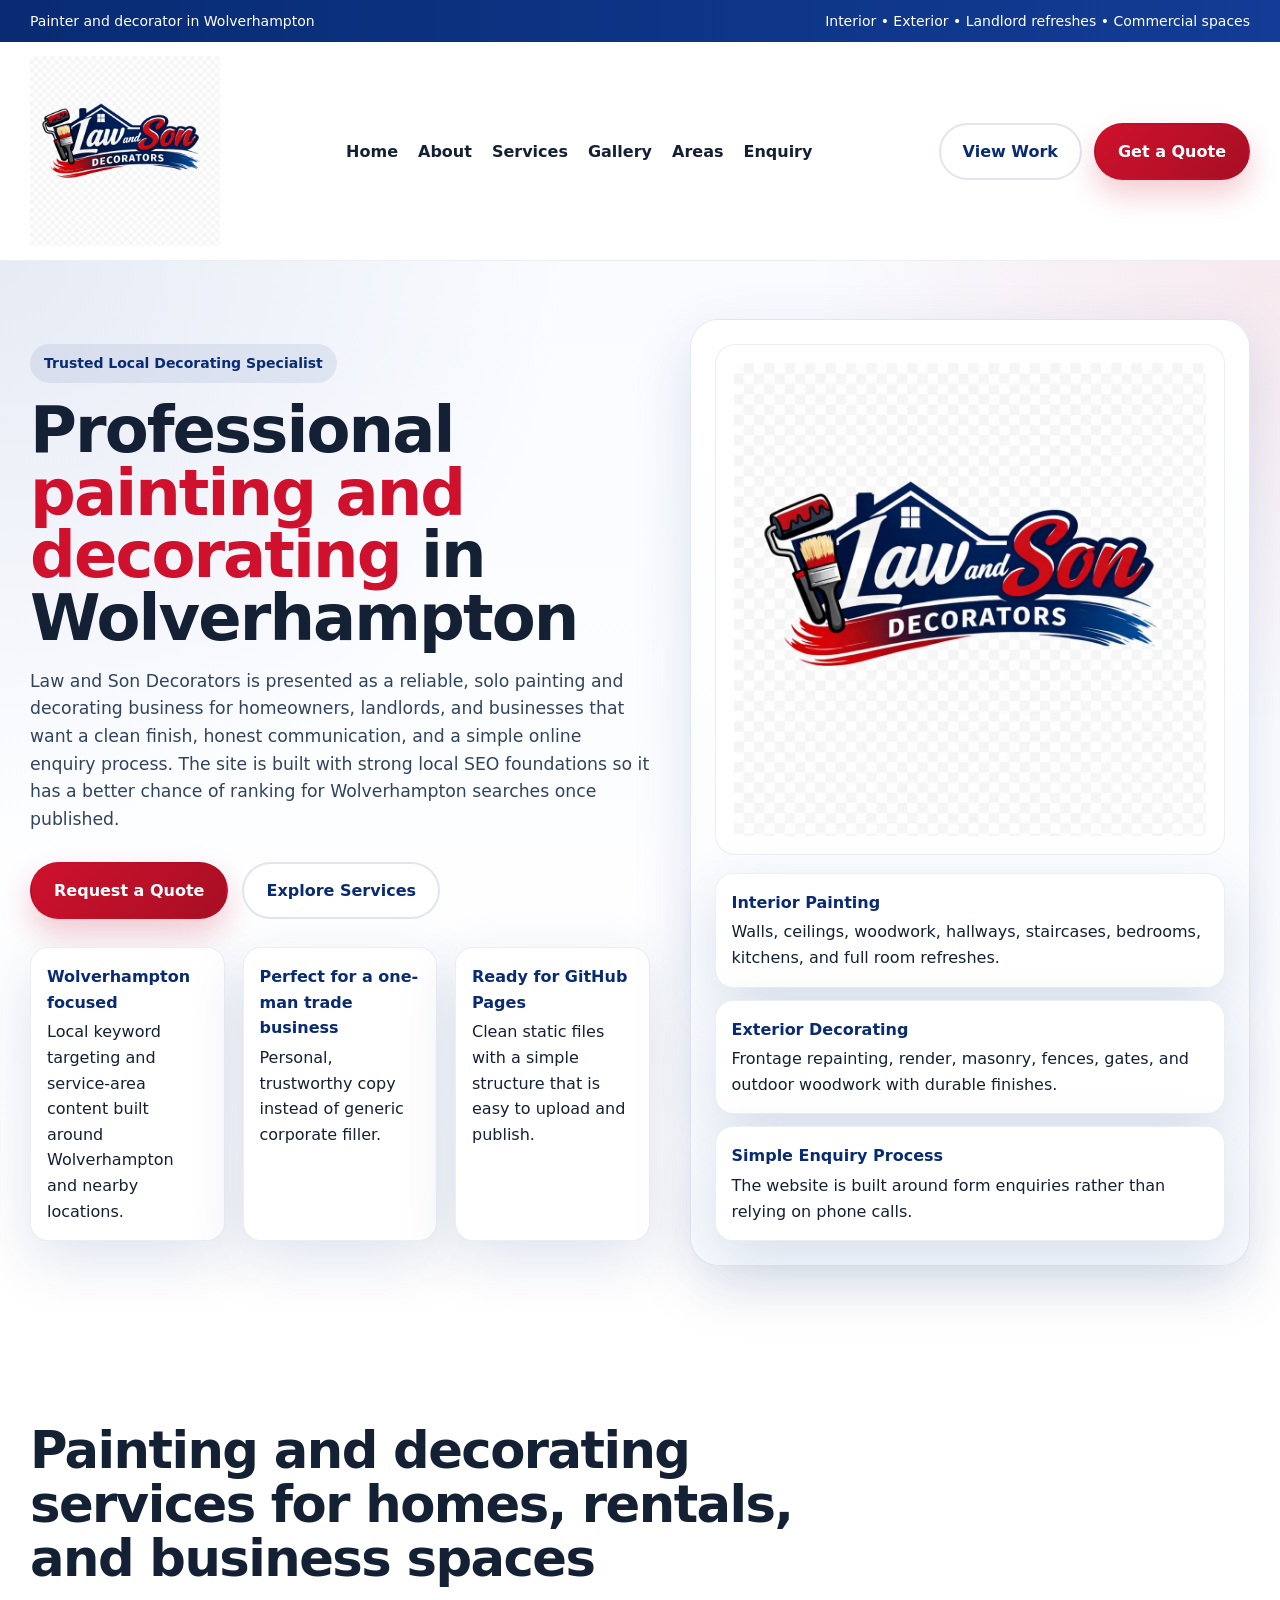
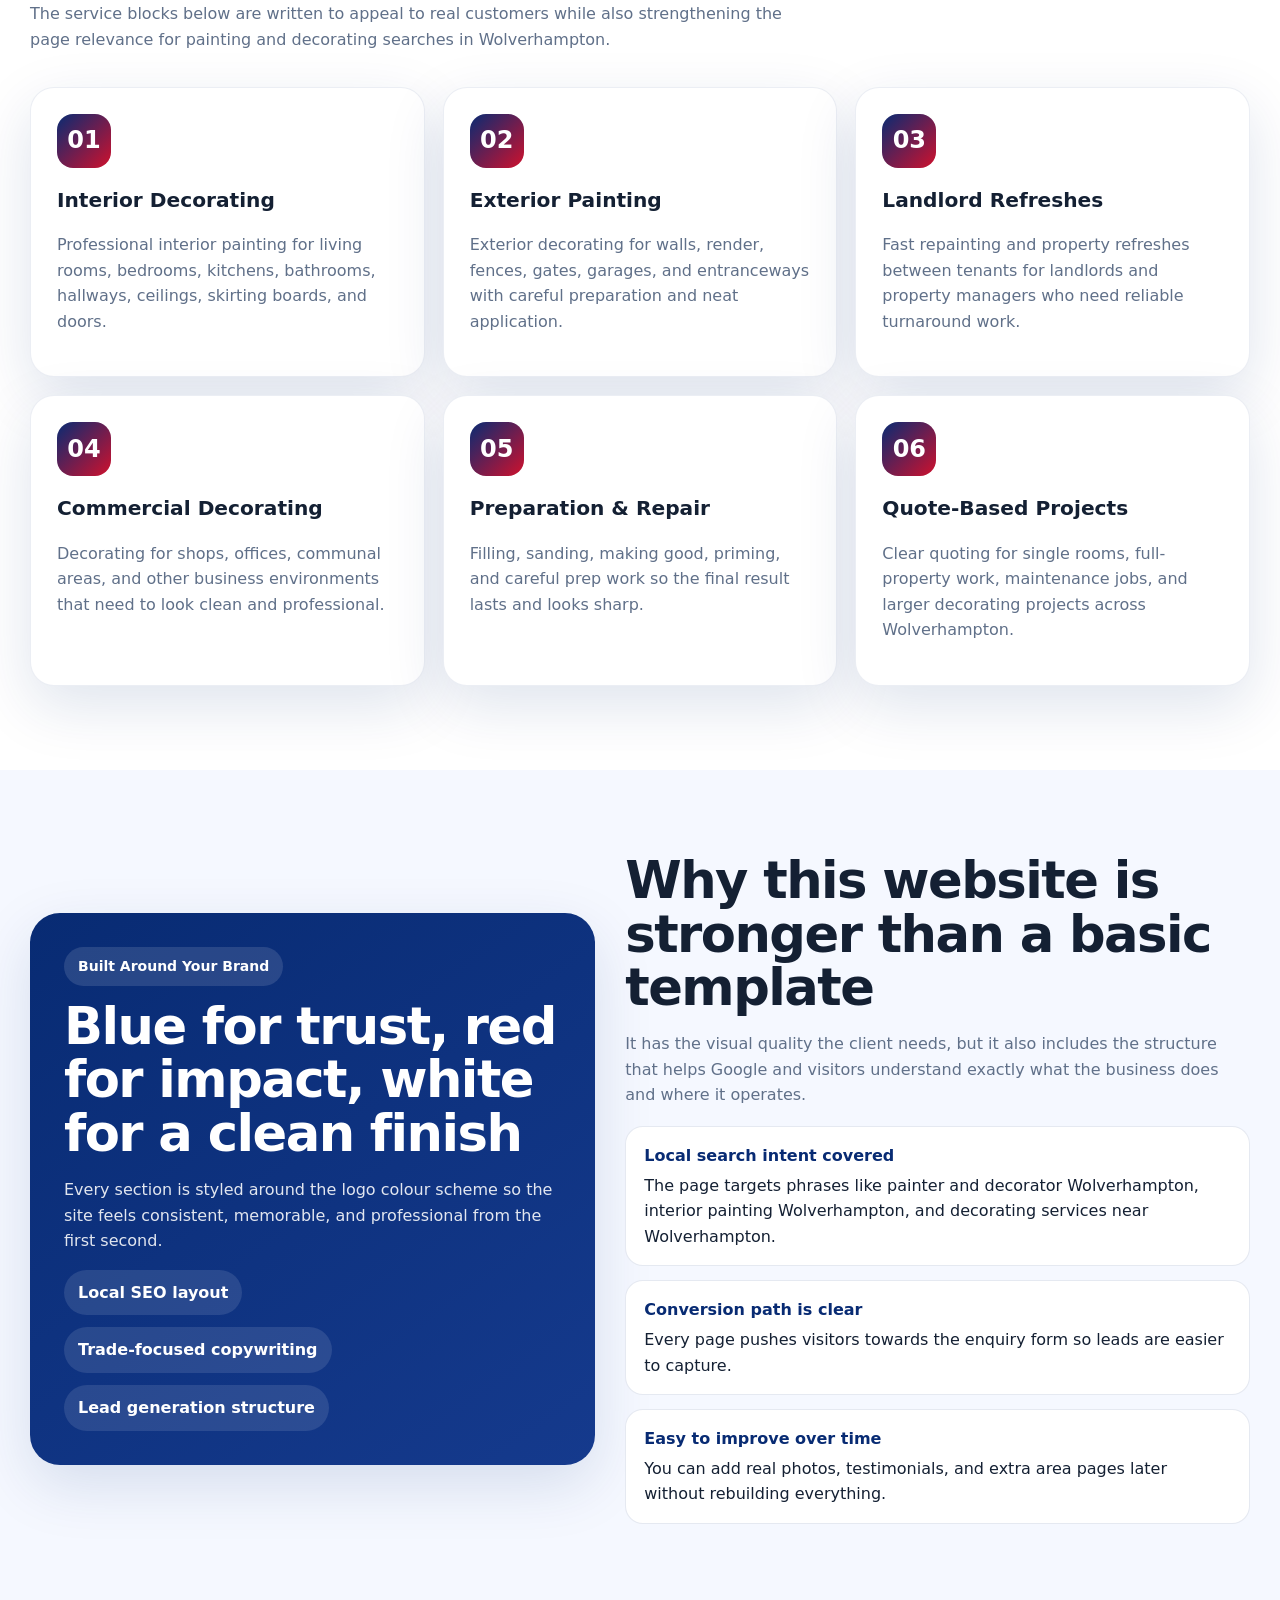
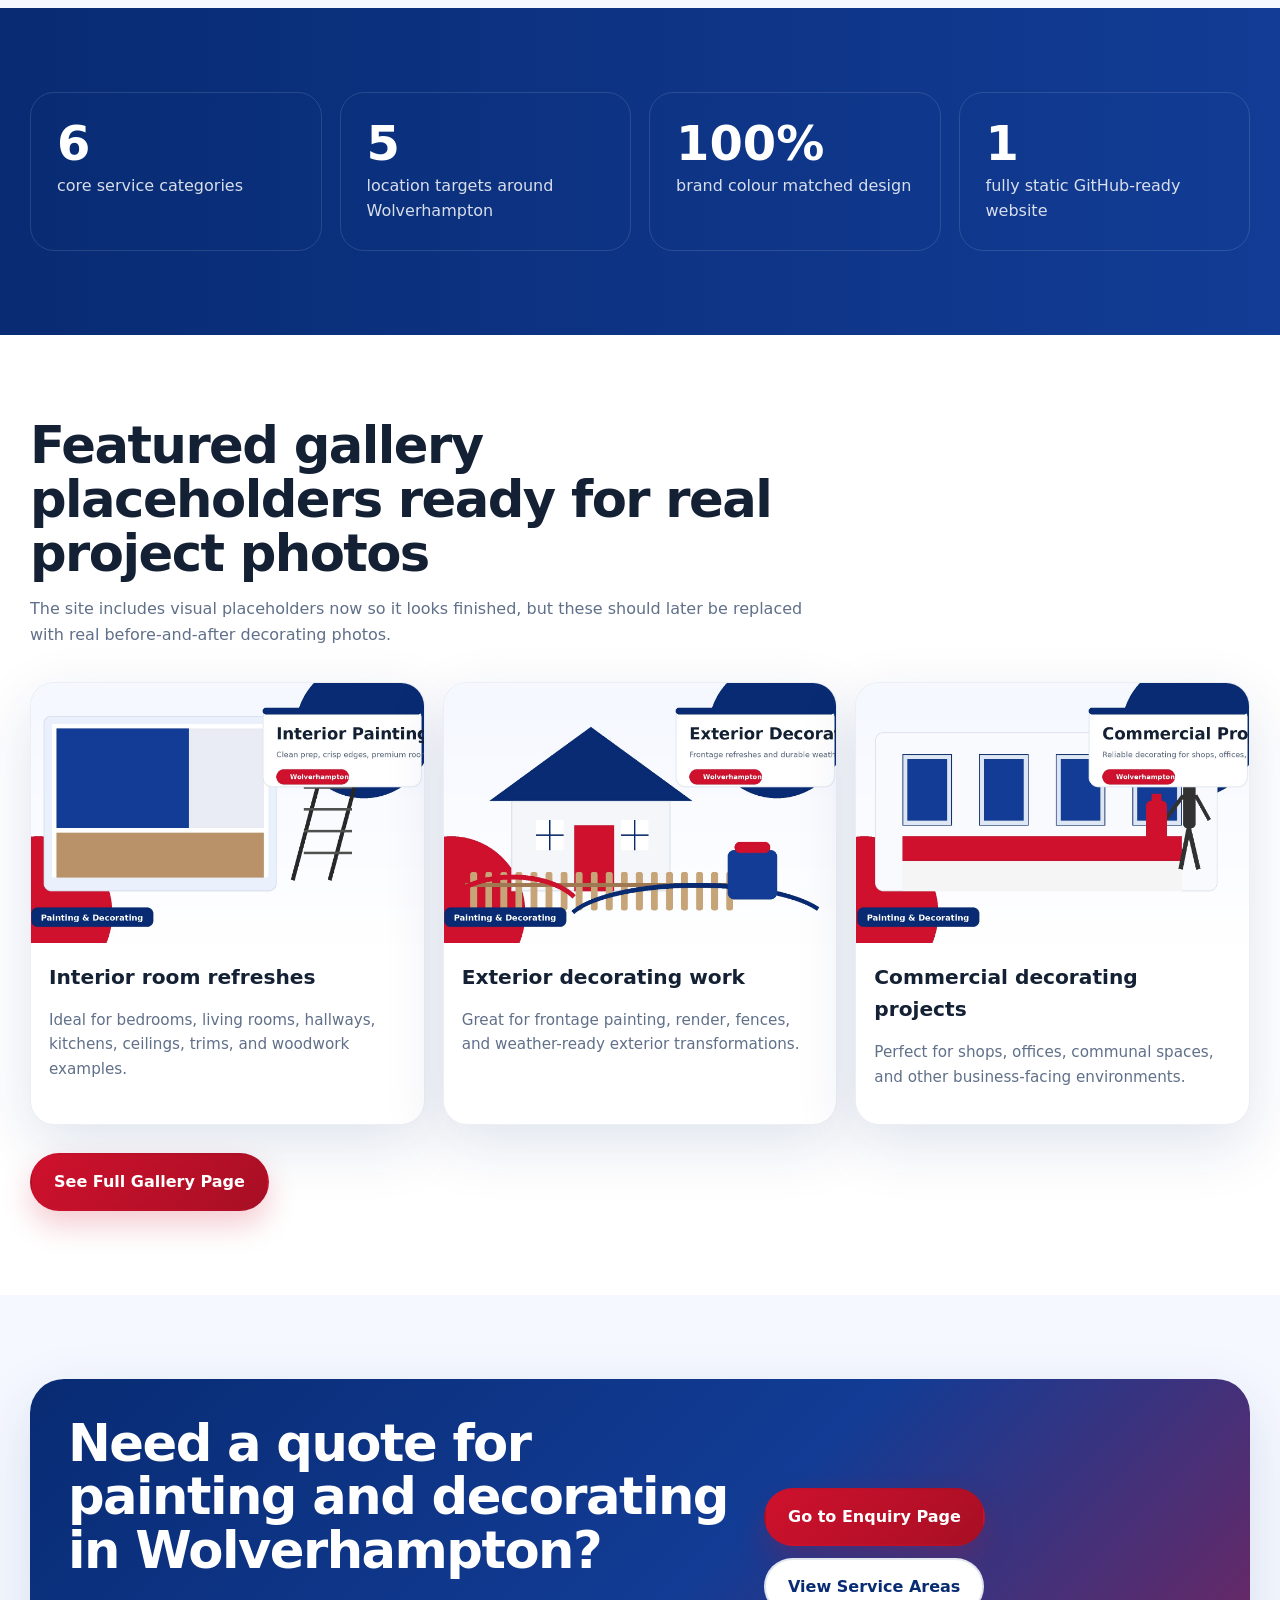
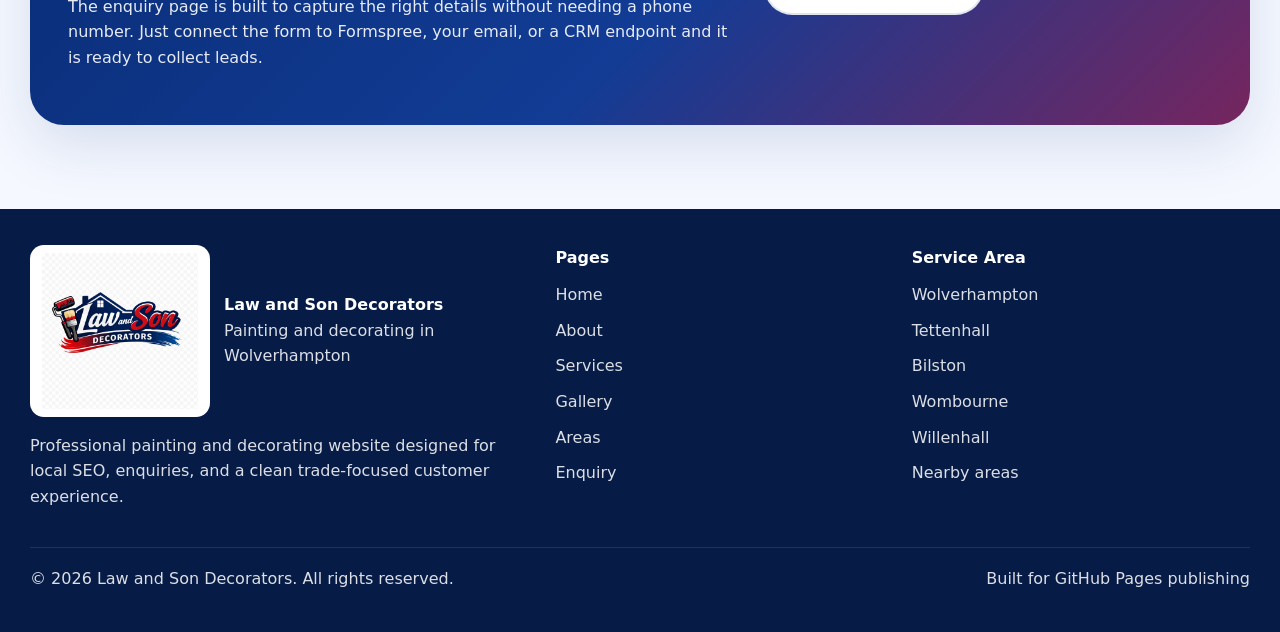
<file: index.html>
<!DOCTYPE html>
<html lang="en-GB">
<head>
  <meta charset="UTF-8" />
<meta name="viewport" content="width=device-width, initial-scale=1.0" />
<link rel="icon" href="assets/images/favicon.png" />
<link rel="stylesheet" href="assets/css/styles.css" />
<script defer src="assets/js/main.js"></script>
  <title>Painter and Decorator Wolverhampton | Law and Son Decorators</title>
  <meta name="description" content="Law and Son Decorators is a Wolverhampton painting and decorating business offering interior painting, exterior decorating, landlord refreshes and commercial decorating services." />
  <meta name="keywords" content="painter and decorator Wolverhampton, Wolverhampton decorators, interior painting Wolverhampton, exterior painting Wolverhampton, decorating services Wolverhampton" />
  <meta name="robots" content="index,follow,max-image-preview:large" />
  <link rel="canonical" href="https://www.lawandsondecorators.co.uk/" />
  <meta property="og:title" content="Law and Son Decorators | Painter and Decorator in Wolverhampton" />
  <meta property="og:description" content="Professional painting and decorating services in Wolverhampton for homes, landlords and commercial spaces." />
  <meta property="og:type" content="website" />
  <meta property="og:locale" content="en_GB" />
  
<script type="application/ld+json">
{
  "@context":"https://schema.org",
  "@type":"HousePainter",
  "name":"Law and Son Decorators",
  "image":"https://www.lawandsondecorators.co.uk/assets/images/logo.jpg",
  "url":"https://www.lawandsondecorators.co.uk/",
  "areaServed":[
    {"@type":"City","name":"Wolverhampton"},
    {"@type":"Place","name":"Tettenhall"},
    {"@type":"Place","name":"Bilston"},
    {"@type":"Place","name":"Wombourne"},
    {"@type":"Place","name":"Willenhall"}
  ],
  "address":{
    "@type":"PostalAddress",
    "addressLocality":"Wolverhampton",
    "addressCountry":"GB"
  },
  "description":"Painting and decorating services in Wolverhampton including interior painting, exterior decorating, landlord refreshes and commercial decorating."
}
</script>

</head>
<body>
  
<div class="topbar">
  <div class="container topbar-inner">
    <div>Painter and decorator in Wolverhampton</div>
    <div>Interior • Exterior • Landlord refreshes • Commercial spaces</div>
  </div>
</div>

  
<header>
  <div class="container">
    <nav class="nav">
      <a class="brand" href="index.html" aria-label="Law and Son Decorators home">
        <img src="assets/images/logo.jpg" alt="Law and Son Decorators logo" />
      </a>

      <div class="nav-links">
        <a href="index.html">Home</a>
        <a href="about.html">About</a>
        <a href="services.html">Services</a>
        <a href="gallery.html">Gallery</a>
        <a href="areas.html">Areas</a>
        <a href="enquiry.html">Enquiry</a>
      </div>

      <div class="nav-cta">
        <a class="btn btn-secondary" href="gallery.html">View Work</a>
        <a class="btn btn-primary" href="enquiry.html">Get a Quote</a>
      </div>

      <button class="menu-btn" id="menuToggle" aria-label="Toggle menu">Menu</button>
    </nav>

    <div class="mobile-panel" id="mobilePanel">
      <div class="mobile-links">
        <a href="index.html">Home</a>
        <a href="about.html">About</a>
        <a href="services.html">Services</a>
        <a href="gallery.html">Gallery</a>
        <a href="areas.html">Areas</a>
        <a href="enquiry.html">Enquiry</a>
      </div>
    </div>
  </div>
</header>


  <main>
    <section class="hero">
      <div class="container hero-grid">
        <div>
          <div class="eyebrow">Trusted Local Decorating Specialist</div>
          <h1>Professional <span>painting and decorating</span> in Wolverhampton</h1>
          <p class="lead">
            Law and Son Decorators is presented as a reliable, solo painting and decorating business for homeowners,
            landlords, and businesses that want a clean finish, honest communication, and a simple online enquiry process.
            The site is built with strong local SEO foundations so it has a better chance of ranking for Wolverhampton searches once published.
          </p>

          <div class="hero-actions">
            <a class="btn btn-primary" href="enquiry.html">Request a Quote</a>
            <a class="btn btn-secondary" href="services.html">Explore Services</a>
          </div>

          <div class="hero-points">
            <div class="point">
              <strong>Wolverhampton focused</strong>
              Local keyword targeting and service-area content built around Wolverhampton and nearby locations.
            </div>
            <div class="point">
              <strong>Perfect for a one-man trade business</strong>
              Personal, trustworthy copy instead of generic corporate filler.
            </div>
            <div class="point">
              <strong>Ready for GitHub Pages</strong>
              Clean static files with a simple structure that is easy to upload and publish.
            </div>
          </div>
        </div>

        <div class="hero-card">
          <div class="hero-logo">
            <img src="assets/images/logo.jpg" alt="Law and Son Decorators logo" />
          </div>
          <div class="quote-stack">
            <div class="point">
              <strong>Interior Painting</strong>
              Walls, ceilings, woodwork, hallways, staircases, bedrooms, kitchens, and full room refreshes.
            </div>
            <div class="point">
              <strong>Exterior Decorating</strong>
              Frontage repainting, render, masonry, fences, gates, and outdoor woodwork with durable finishes.
            </div>
            <div class="point">
              <strong>Simple Enquiry Process</strong>
              The website is built around form enquiries rather than relying on phone calls.
            </div>
          </div>
        </div>
      </div>
    </section>

    <section class="section">
      <div class="container">
        <div class="section-head">
          <h2>Painting and decorating services for homes, rentals, and business spaces</h2>
          <p class="muted">
            The service blocks below are written to appeal to real customers while also strengthening the page relevance for painting and decorating searches in Wolverhampton.
          </p>
        </div>

        <div class="grid-3">
          <article class="card">
            <div class="icon">01</div>
            <h3>Interior Decorating</h3>
            <p class="muted">Professional interior painting for living rooms, bedrooms, kitchens, bathrooms, hallways, ceilings, skirting boards, and doors.</p>
          </article>
          <article class="card">
            <div class="icon">02</div>
            <h3>Exterior Painting</h3>
            <p class="muted">Exterior decorating for walls, render, fences, gates, garages, and entranceways with careful preparation and neat application.</p>
          </article>
          <article class="card">
            <div class="icon">03</div>
            <h3>Landlord Refreshes</h3>
            <p class="muted">Fast repainting and property refreshes between tenants for landlords and property managers who need reliable turnaround work.</p>
          </article>
          <article class="card">
            <div class="icon">04</div>
            <h3>Commercial Decorating</h3>
            <p class="muted">Decorating for shops, offices, communal areas, and other business environments that need to look clean and professional.</p>
          </article>
          <article class="card">
            <div class="icon">05</div>
            <h3>Preparation & Repair</h3>
            <p class="muted">Filling, sanding, making good, priming, and careful prep work so the final result lasts and looks sharp.</p>
          </article>
          <article class="card">
            <div class="icon">06</div>
            <h3>Quote-Based Projects</h3>
            <p class="muted">Clear quoting for single rooms, full-property work, maintenance jobs, and larger decorating projects across Wolverhampton.</p>
          </article>
        </div>
      </div>
    </section>

    <section class="section off">
      <div class="container split">
        <div class="panel">
          <div>
            <div class="eyebrow">Built Around Your Brand</div>
            <h2 style="color:white;margin-top:14px;">Blue for trust, red for impact, white for a clean finish</h2>
            <p>
              Every section is styled around the logo colour scheme so the site feels consistent, memorable, and professional from the first second.
            </p>
          </div>
          <div class="badges">
            <div class="badge">Local SEO layout</div>
            <div class="badge">Trade-focused copywriting</div>
            <div class="badge">Lead generation structure</div>
          </div>
        </div>

        <div>
          <div class="section-head" style="margin-bottom:18px;">
            <h2>Why this website is stronger than a basic template</h2>
            <p class="muted">
              It has the visual quality the client needs, but it also includes the structure that helps Google and visitors understand exactly what the business does and where it operates.
            </p>
          </div>
          <div class="checklist">
            <div class="check">
              <strong>Local search intent covered</strong>
              The page targets phrases like painter and decorator Wolverhampton, interior painting Wolverhampton, and decorating services near Wolverhampton.
            </div>
            <div class="check">
              <strong>Conversion path is clear</strong>
              Every page pushes visitors towards the enquiry form so leads are easier to capture.
            </div>
            <div class="check">
              <strong>Easy to improve over time</strong>
              You can add real photos, testimonials, and extra area pages later without rebuilding everything.
            </div>
          </div>
        </div>
      </div>
    </section>

    <section class="section stats">
      <div class="container">
        <div class="stats-grid">
          <div class="stat-card">
            <strong>6</strong>
            <span>core service categories</span>
          </div>
          <div class="stat-card">
            <strong>5</strong>
            <span>location targets around Wolverhampton</span>
          </div>
          <div class="stat-card">
            <strong>100%</strong>
            <span>brand colour matched design</span>
          </div>
          <div class="stat-card">
            <strong>1</strong>
            <span>fully static GitHub-ready website</span>
          </div>
        </div>
      </div>
    </section>

    <section class="section" id="featured-work">
      <div class="container">
        <div class="section-head">
          <h2>Featured gallery placeholders ready for real project photos</h2>
          <p class="muted">
            The site includes visual placeholders now so it looks finished, but these should later be replaced with real before-and-after decorating photos.
          </p>
        </div>

        <div class="gallery-grid">
          <article class="photo-card">
            <img src="assets/images/interior-painting.jpg" alt="Interior painting service visual for Law and Son Decorators" />
            <div class="copy">
              <h3>Interior room refreshes</h3>
              <p class="small">Ideal for bedrooms, living rooms, hallways, kitchens, ceilings, trims, and woodwork examples.</p>
            </div>
          </article>
          <article class="photo-card">
            <img src="assets/images/exterior-decorating.jpg" alt="Exterior decorating service visual for Law and Son Decorators" />
            <div class="copy">
              <h3>Exterior decorating work</h3>
              <p class="small">Great for frontage painting, render, fences, and weather-ready exterior transformations.</p>
            </div>
          </article>
          <article class="photo-card">
            <img src="assets/images/commercial-decorating.jpg" alt="Commercial decorating service visual for Law and Son Decorators" />
            <div class="copy">
              <h3>Commercial decorating projects</h3>
              <p class="small">Perfect for shops, offices, communal spaces, and other business-facing environments.</p>
            </div>
          </article>
        </div>

        <div style="margin-top:28px;">
          <a class="btn btn-primary" href="gallery.html">See Full Gallery Page</a>
        </div>
      </div>
    </section>

    <section class="section off">
      <div class="container">
        <div class="cta-box">
          <div>
            <h2 style="color:white;margin:0 0 12px;">Need a quote for painting and decorating in Wolverhampton?</h2>
            <p>
              The enquiry page is built to capture the right details without needing a phone number.
              Just connect the form to Formspree, your email, or a CRM endpoint and it is ready to collect leads.
            </p>
          </div>
          <div style="display:flex;gap:12px;flex-wrap:wrap;">
            <a class="btn btn-primary" href="enquiry.html">Go to Enquiry Page</a>
            <a class="btn btn-secondary" href="areas.html">View Service Areas</a>
          </div>
        </div>
      </div>
    </section>
  </main>

  
<footer>
  <div class="container">
    <div class="footer-top">
      <div>
        <div class="footer-brand">
          <img src="assets/images/logo.jpg" alt="Law and Son Decorators footer logo" />
          <div>
            <div style="font-weight:800;color:white;">Law and Son Decorators</div>
            <div>Painting and decorating in Wolverhampton</div>
          </div>
        </div>
        <p style="max-width:46ch;margin-top:16px;">
          Professional painting and decorating website designed for local SEO, enquiries, and a clean trade-focused customer experience.
        </p>
      </div>

      <div>
        <div style="font-weight:800;color:white;margin-bottom:12px;">Pages</div>
        <div class="footer-list">
          <a href="index.html">Home</a>
          <a href="about.html">About</a>
          <a href="services.html">Services</a>
          <a href="gallery.html">Gallery</a>
          <a href="areas.html">Areas</a>
          <a href="enquiry.html">Enquiry</a>
        </div>
      </div>

      <div>
        <div style="font-weight:800;color:white;margin-bottom:12px;">Service Area</div>
        <div class="footer-list">
          <span>Wolverhampton</span>
          <span>Tettenhall</span>
          <span>Bilston</span>
          <span>Wombourne</span>
          <span>Willenhall</span>
          <span>Nearby areas</span>
        </div>
      </div>
    </div>

    <div class="copy-row">
      <div>© 2026 Law and Son Decorators. All rights reserved.</div>
      <div>Built for GitHub Pages publishing</div>
    </div>
  </div>
</footer>

</body>
</html>
</file>
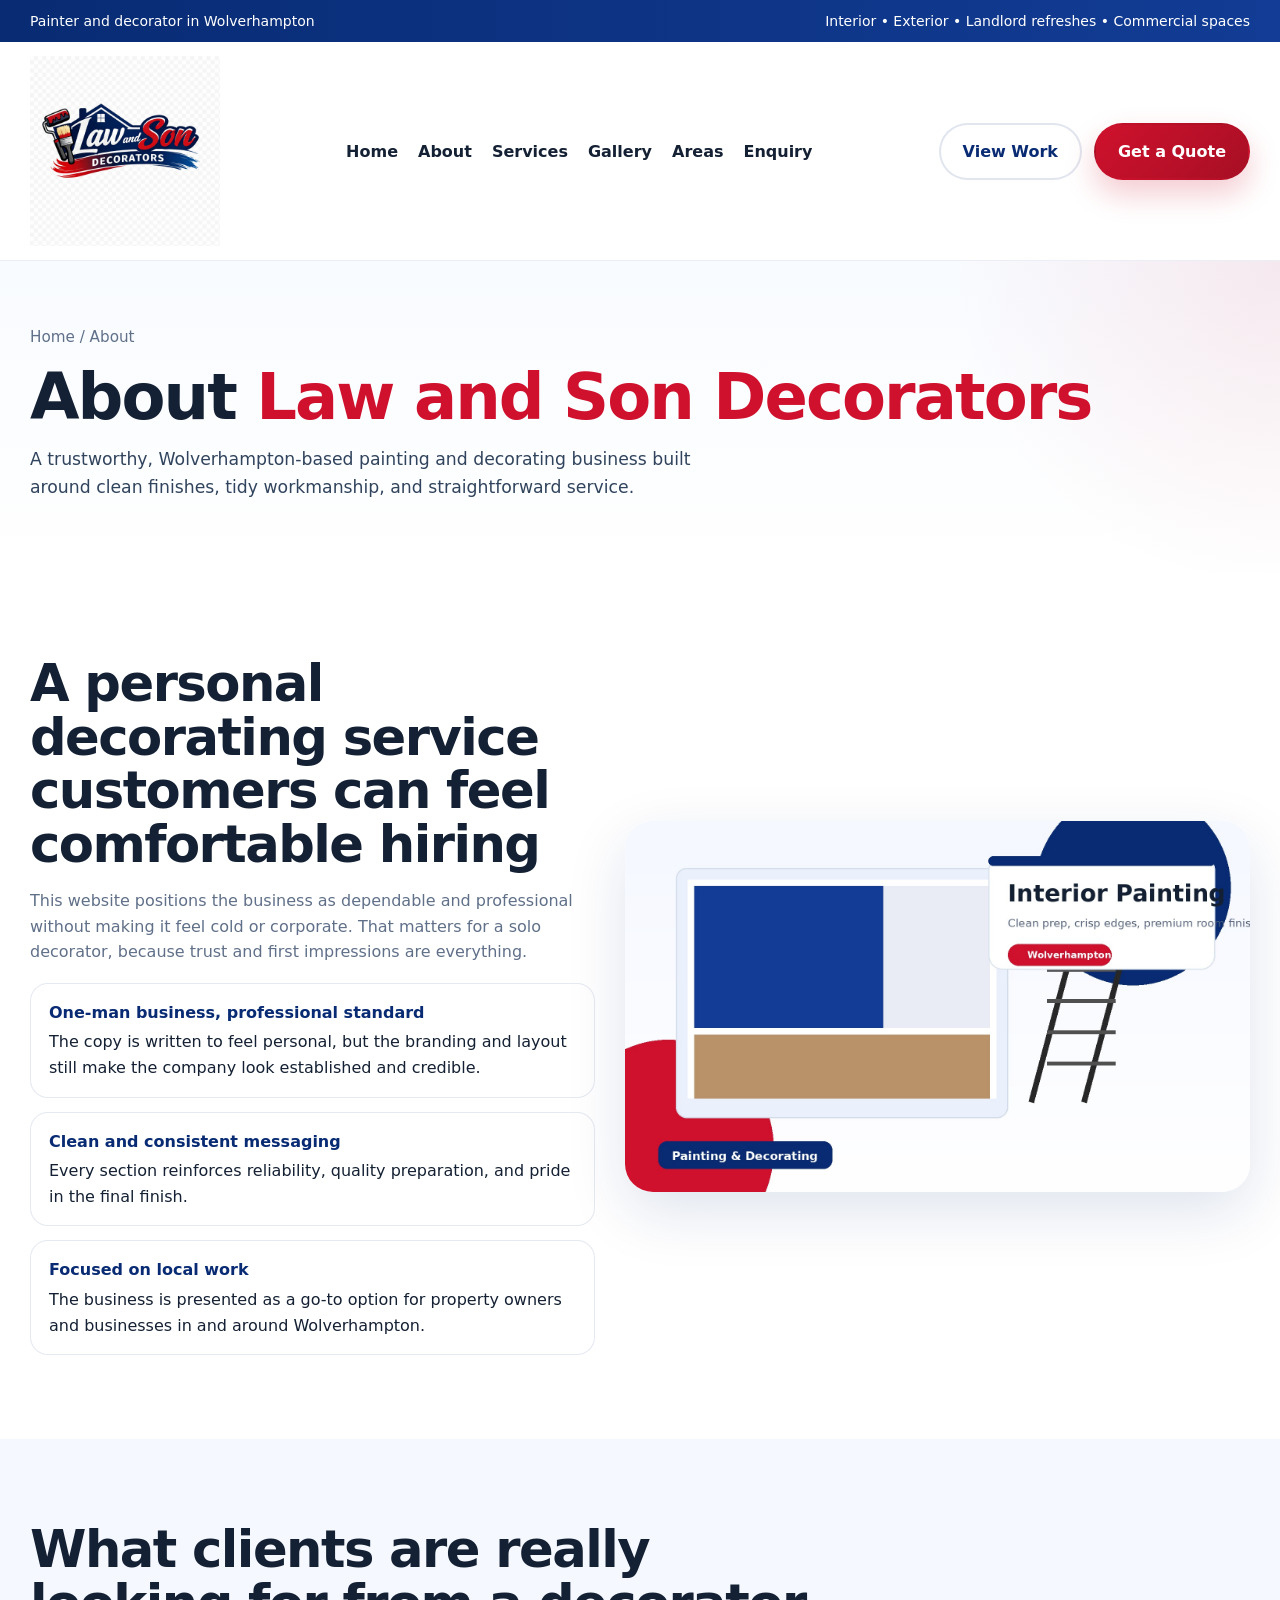
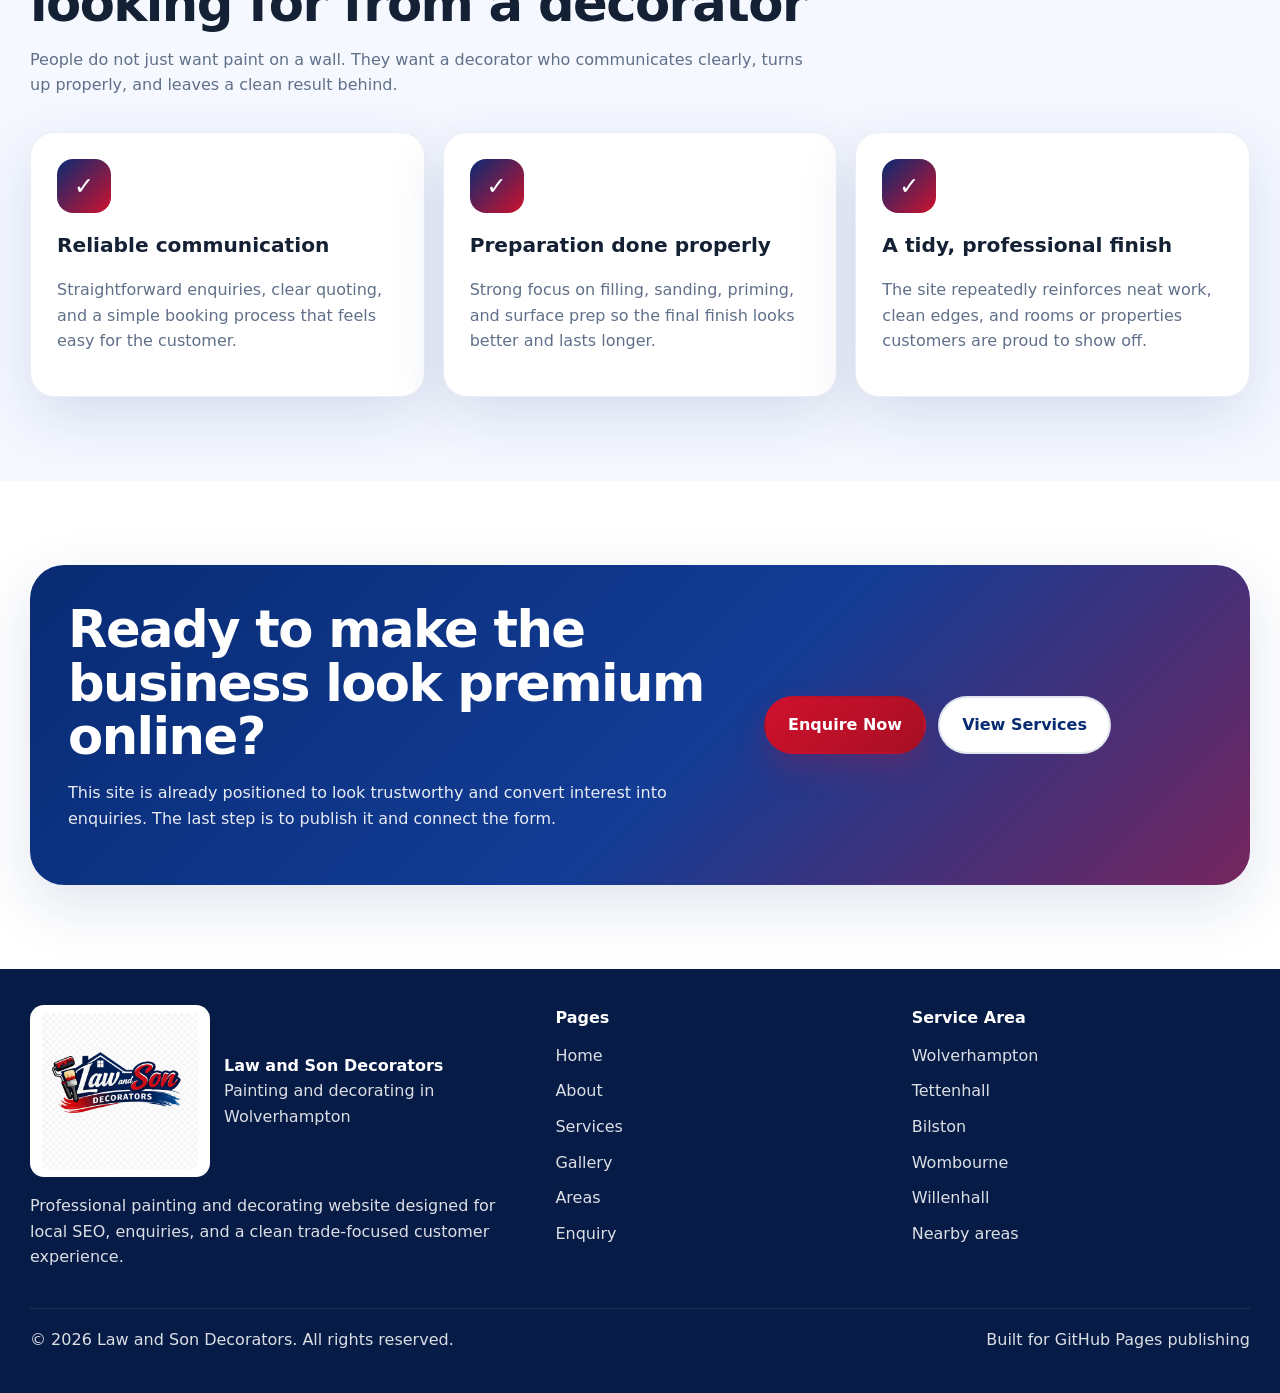
<file: about.html>
<!DOCTYPE html>
<html lang="en-GB">
<head>
  <meta charset="UTF-8" />
<meta name="viewport" content="width=device-width, initial-scale=1.0" />
<link rel="icon" href="assets/images/favicon.png" />
<link rel="stylesheet" href="assets/css/styles.css" />
<script defer src="assets/js/main.js"></script>
  <title>About Law and Son Decorators | Wolverhampton Painter and Decorator</title>
  <meta name="description" content="Learn more about Law and Son Decorators, a Wolverhampton painting and decorating business focused on reliable workmanship, clean finishes, and straightforward customer service." />
  <meta name="robots" content="index,follow" />
  <link rel="canonical" href="https://www.lawandsondecorators.co.uk/about.html" />
  
<script type="application/ld+json">
{
  "@context":"https://schema.org",
  "@type":"HousePainter",
  "name":"Law and Son Decorators",
  "image":"https://www.lawandsondecorators.co.uk/assets/images/logo.jpg",
  "url":"https://www.lawandsondecorators.co.uk/",
  "areaServed":[
    {"@type":"City","name":"Wolverhampton"},
    {"@type":"Place","name":"Tettenhall"},
    {"@type":"Place","name":"Bilston"},
    {"@type":"Place","name":"Wombourne"},
    {"@type":"Place","name":"Willenhall"}
  ],
  "address":{
    "@type":"PostalAddress",
    "addressLocality":"Wolverhampton",
    "addressCountry":"GB"
  },
  "description":"Painting and decorating services in Wolverhampton including interior painting, exterior decorating, landlord refreshes and commercial decorating."
}
</script>

</head>
<body>
  
<div class="topbar">
  <div class="container topbar-inner">
    <div>Painter and decorator in Wolverhampton</div>
    <div>Interior • Exterior • Landlord refreshes • Commercial spaces</div>
  </div>
</div>

  
<header>
  <div class="container">
    <nav class="nav">
      <a class="brand" href="index.html" aria-label="Law and Son Decorators home">
        <img src="assets/images/logo.jpg" alt="Law and Son Decorators logo" />
      </a>

      <div class="nav-links">
        <a href="index.html">Home</a>
        <a href="about.html">About</a>
        <a href="services.html">Services</a>
        <a href="gallery.html">Gallery</a>
        <a href="areas.html">Areas</a>
        <a href="enquiry.html">Enquiry</a>
      </div>

      <div class="nav-cta">
        <a class="btn btn-secondary" href="gallery.html">View Work</a>
        <a class="btn btn-primary" href="enquiry.html">Get a Quote</a>
      </div>

      <button class="menu-btn" id="menuToggle" aria-label="Toggle menu">Menu</button>
    </nav>

    <div class="mobile-panel" id="mobilePanel">
      <div class="mobile-links">
        <a href="index.html">Home</a>
        <a href="about.html">About</a>
        <a href="services.html">Services</a>
        <a href="gallery.html">Gallery</a>
        <a href="areas.html">Areas</a>
        <a href="enquiry.html">Enquiry</a>
      </div>
    </div>
  </div>
</header>


  <main>
    <section class="page-banner">
      <div class="container">
        <div class="breadcrumb">Home / About</div>
        <h1>About <span>Law and Son Decorators</span></h1>
        <p class="lead">A trustworthy, Wolverhampton-based painting and decorating business built around clean finishes, tidy workmanship, and straightforward service.</p>
      </div>
    </section>

    <section class="section">
      <div class="container split">
        <div>
          <div class="section-head" style="margin-bottom:18px;">
            <h2>A personal decorating service customers can feel comfortable hiring</h2>
            <p class="muted">
              This website positions the business as dependable and professional without making it feel cold or corporate.
              That matters for a solo decorator, because trust and first impressions are everything.
            </p>
          </div>
          <div class="checklist">
            <div class="check">
              <strong>One-man business, professional standard</strong>
              The copy is written to feel personal, but the branding and layout still make the company look established and credible.
            </div>
            <div class="check">
              <strong>Clean and consistent messaging</strong>
              Every section reinforces reliability, quality preparation, and pride in the final finish.
            </div>
            <div class="check">
              <strong>Focused on local work</strong>
              The business is presented as a go-to option for property owners and businesses in and around Wolverhampton.
            </div>
          </div>
        </div>
        <div>
          <img class="image-cover" src="assets/images/interior-painting.jpg" alt="Interior decorating visual for Law and Son Decorators" />
        </div>
      </div>
    </section>

    <section class="section off">
      <div class="container">
        <div class="section-head">
          <h2>What clients are really looking for from a decorator</h2>
          <p class="muted">People do not just want paint on a wall. They want a decorator who communicates clearly, turns up properly, and leaves a clean result behind.</p>
        </div>

        <div class="grid-3">
          <article class="card">
            <div class="icon">✓</div>
            <h3>Reliable communication</h3>
            <p class="muted">Straightforward enquiries, clear quoting, and a simple booking process that feels easy for the customer.</p>
          </article>
          <article class="card">
            <div class="icon">✓</div>
            <h3>Preparation done properly</h3>
            <p class="muted">Strong focus on filling, sanding, priming, and surface prep so the final finish looks better and lasts longer.</p>
          </article>
          <article class="card">
            <div class="icon">✓</div>
            <h3>A tidy, professional finish</h3>
            <p class="muted">The site repeatedly reinforces neat work, clean edges, and rooms or properties customers are proud to show off.</p>
          </article>
        </div>
      </div>
    </section>

    <section class="section">
      <div class="container">
        <div class="cta-box">
          <div>
            <h2 style="color:white;margin:0 0 12px;">Ready to make the business look premium online?</h2>
            <p>This site is already positioned to look trustworthy and convert interest into enquiries. The last step is to publish it and connect the form.</p>
          </div>
          <div style="display:flex;gap:12px;flex-wrap:wrap;">
            <a class="btn btn-primary" href="enquiry.html">Enquire Now</a>
            <a class="btn btn-secondary" href="services.html">View Services</a>
          </div>
        </div>
      </div>
    </section>
  </main>

  
<footer>
  <div class="container">
    <div class="footer-top">
      <div>
        <div class="footer-brand">
          <img src="assets/images/logo.jpg" alt="Law and Son Decorators footer logo" />
          <div>
            <div style="font-weight:800;color:white;">Law and Son Decorators</div>
            <div>Painting and decorating in Wolverhampton</div>
          </div>
        </div>
        <p style="max-width:46ch;margin-top:16px;">
          Professional painting and decorating website designed for local SEO, enquiries, and a clean trade-focused customer experience.
        </p>
      </div>

      <div>
        <div style="font-weight:800;color:white;margin-bottom:12px;">Pages</div>
        <div class="footer-list">
          <a href="index.html">Home</a>
          <a href="about.html">About</a>
          <a href="services.html">Services</a>
          <a href="gallery.html">Gallery</a>
          <a href="areas.html">Areas</a>
          <a href="enquiry.html">Enquiry</a>
        </div>
      </div>

      <div>
        <div style="font-weight:800;color:white;margin-bottom:12px;">Service Area</div>
        <div class="footer-list">
          <span>Wolverhampton</span>
          <span>Tettenhall</span>
          <span>Bilston</span>
          <span>Wombourne</span>
          <span>Willenhall</span>
          <span>Nearby areas</span>
        </div>
      </div>
    </div>

    <div class="copy-row">
      <div>© 2026 Law and Son Decorators. All rights reserved.</div>
      <div>Built for GitHub Pages publishing</div>
    </div>
  </div>
</footer>

</body>
</html>
</file>
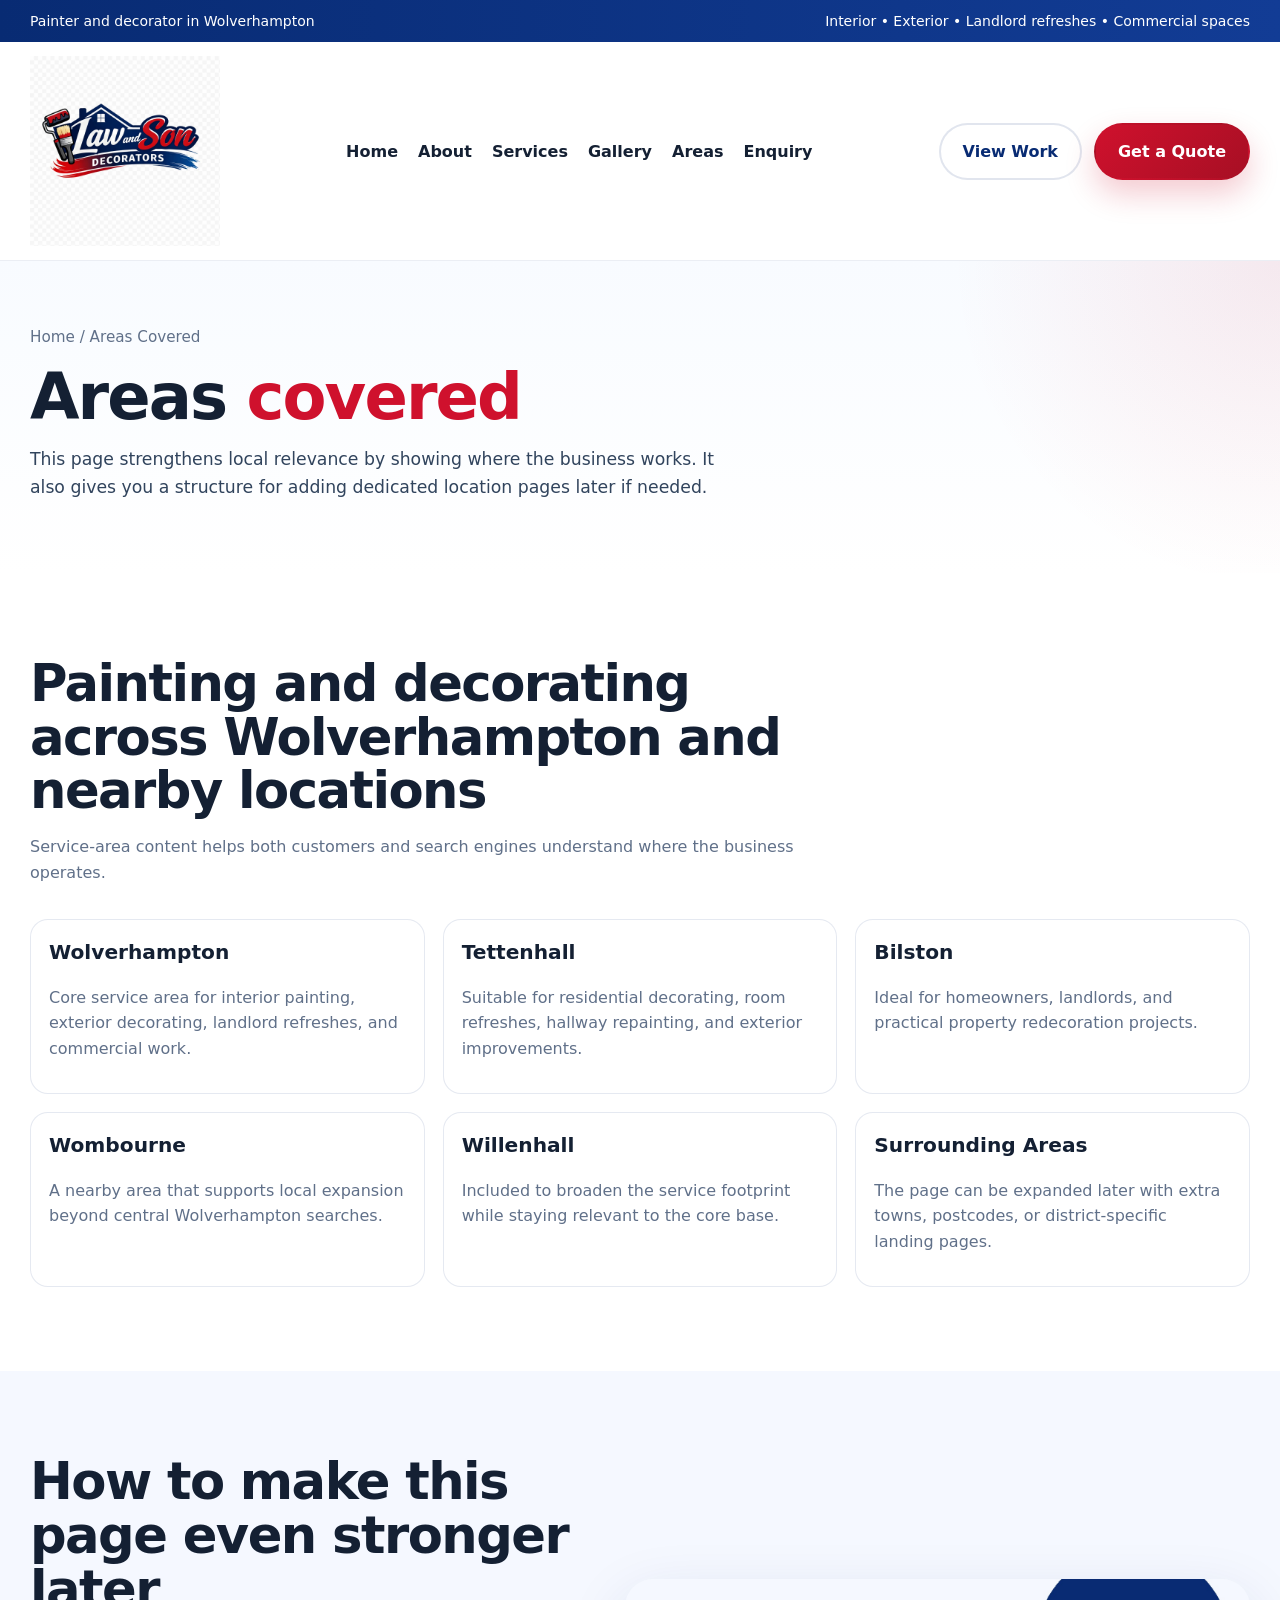
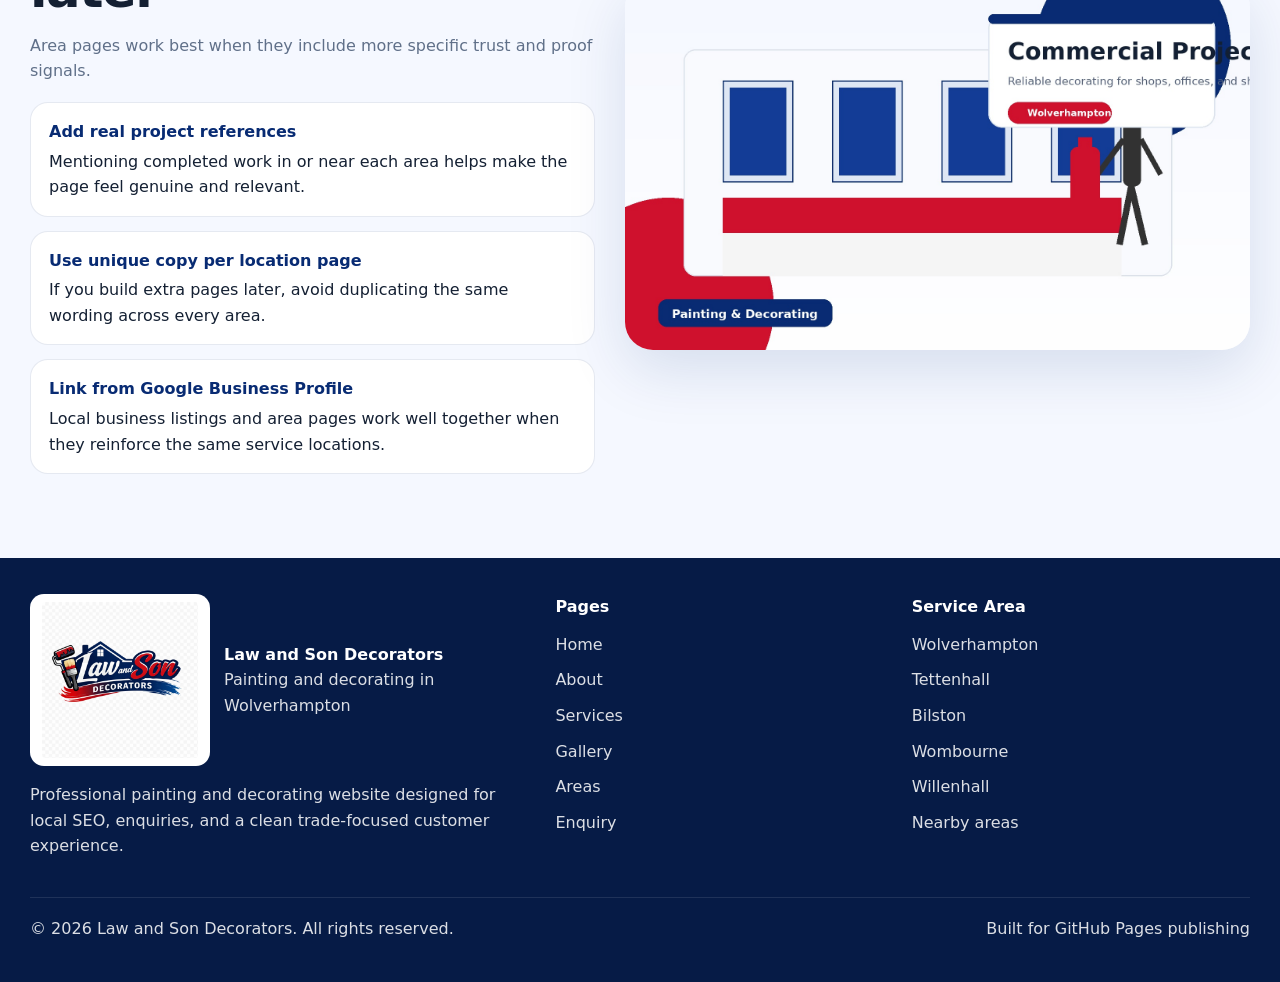
<file: areas.html>
<!DOCTYPE html>
<html lang="en-GB">
<head>
  <meta charset="UTF-8" />
<meta name="viewport" content="width=device-width, initial-scale=1.0" />
<link rel="icon" href="assets/images/favicon.png" />
<link rel="stylesheet" href="assets/css/styles.css" />
<script defer src="assets/js/main.js"></script>
  <title>Areas Covered | Painter and Decorator Wolverhampton | Law and Son Decorators</title>
  <meta name="description" content="Law and Son Decorators provides painting and decorating services in Wolverhampton and nearby areas including Tettenhall, Bilston, Wombourne and Willenhall." />
  <meta name="robots" content="index,follow" />
  <link rel="canonical" href="https://www.lawandsondecorators.co.uk/areas.html" />
  
<script type="application/ld+json">
{
  "@context":"https://schema.org",
  "@type":"HousePainter",
  "name":"Law and Son Decorators",
  "image":"https://www.lawandsondecorators.co.uk/assets/images/logo.jpg",
  "url":"https://www.lawandsondecorators.co.uk/",
  "areaServed":[
    {"@type":"City","name":"Wolverhampton"},
    {"@type":"Place","name":"Tettenhall"},
    {"@type":"Place","name":"Bilston"},
    {"@type":"Place","name":"Wombourne"},
    {"@type":"Place","name":"Willenhall"}
  ],
  "address":{
    "@type":"PostalAddress",
    "addressLocality":"Wolverhampton",
    "addressCountry":"GB"
  },
  "description":"Painting and decorating services in Wolverhampton including interior painting, exterior decorating, landlord refreshes and commercial decorating."
}
</script>

</head>
<body>
  
<div class="topbar">
  <div class="container topbar-inner">
    <div>Painter and decorator in Wolverhampton</div>
    <div>Interior • Exterior • Landlord refreshes • Commercial spaces</div>
  </div>
</div>

  
<header>
  <div class="container">
    <nav class="nav">
      <a class="brand" href="index.html" aria-label="Law and Son Decorators home">
        <img src="assets/images/logo.jpg" alt="Law and Son Decorators logo" />
      </a>

      <div class="nav-links">
        <a href="index.html">Home</a>
        <a href="about.html">About</a>
        <a href="services.html">Services</a>
        <a href="gallery.html">Gallery</a>
        <a href="areas.html">Areas</a>
        <a href="enquiry.html">Enquiry</a>
      </div>

      <div class="nav-cta">
        <a class="btn btn-secondary" href="gallery.html">View Work</a>
        <a class="btn btn-primary" href="enquiry.html">Get a Quote</a>
      </div>

      <button class="menu-btn" id="menuToggle" aria-label="Toggle menu">Menu</button>
    </nav>

    <div class="mobile-panel" id="mobilePanel">
      <div class="mobile-links">
        <a href="index.html">Home</a>
        <a href="about.html">About</a>
        <a href="services.html">Services</a>
        <a href="gallery.html">Gallery</a>
        <a href="areas.html">Areas</a>
        <a href="enquiry.html">Enquiry</a>
      </div>
    </div>
  </div>
</header>

  <main>
    <section class="page-banner">
      <div class="container">
        <div class="breadcrumb">Home / Areas Covered</div>
        <h1>Areas <span>covered</span></h1>
        <p class="lead">This page strengthens local relevance by showing where the business works. It also gives you a structure for adding dedicated location pages later if needed.</p>
      </div>
    </section>

    <section class="section">
      <div class="container">
        <div class="section-head">
          <h2>Painting and decorating across Wolverhampton and nearby locations</h2>
          <p class="muted">Service-area content helps both customers and search engines understand where the business operates.</p>
        </div>

        <div class="areas-grid">
          <article class="area-card">
            <h3>Wolverhampton</h3>
            <p class="muted">Core service area for interior painting, exterior decorating, landlord refreshes, and commercial work.</p>
          </article>
          <article class="area-card">
            <h3>Tettenhall</h3>
            <p class="muted">Suitable for residential decorating, room refreshes, hallway repainting, and exterior improvements.</p>
          </article>
          <article class="area-card">
            <h3>Bilston</h3>
            <p class="muted">Ideal for homeowners, landlords, and practical property redecoration projects.</p>
          </article>
          <article class="area-card">
            <h3>Wombourne</h3>
            <p class="muted">A nearby area that supports local expansion beyond central Wolverhampton searches.</p>
          </article>
          <article class="area-card">
            <h3>Willenhall</h3>
            <p class="muted">Included to broaden the service footprint while staying relevant to the core base.</p>
          </article>
          <article class="area-card">
            <h3>Surrounding Areas</h3>
            <p class="muted">The page can be expanded later with extra towns, postcodes, or district-specific landing pages.</p>
          </article>
        </div>
      </div>
    </section>

    <section class="section off">
      <div class="container split">
        <div>
          <div class="section-head" style="margin-bottom:18px;">
            <h2>How to make this page even stronger later</h2>
            <p class="muted">Area pages work best when they include more specific trust and proof signals.</p>
          </div>
          <div class="checklist">
            <div class="check">
              <strong>Add real project references</strong>
              Mentioning completed work in or near each area helps make the page feel genuine and relevant.
            </div>
            <div class="check">
              <strong>Use unique copy per location page</strong>
              If you build extra pages later, avoid duplicating the same wording across every area.
            </div>
            <div class="check">
              <strong>Link from Google Business Profile</strong>
              Local business listings and area pages work well together when they reinforce the same service locations.
            </div>
          </div>
        </div>
        <div>
          <img class="image-cover" src="assets/images/commercial-decorating.jpg" alt="Painting and decorating in Wolverhampton and nearby areas" />
        </div>
      </div>
    </section>
  </main>
  
<footer>
  <div class="container">
    <div class="footer-top">
      <div>
        <div class="footer-brand">
          <img src="assets/images/logo.jpg" alt="Law and Son Decorators footer logo" />
          <div>
            <div style="font-weight:800;color:white;">Law and Son Decorators</div>
            <div>Painting and decorating in Wolverhampton</div>
          </div>
        </div>
        <p style="max-width:46ch;margin-top:16px;">
          Professional painting and decorating website designed for local SEO, enquiries, and a clean trade-focused customer experience.
        </p>
      </div>

      <div>
        <div style="font-weight:800;color:white;margin-bottom:12px;">Pages</div>
        <div class="footer-list">
          <a href="index.html">Home</a>
          <a href="about.html">About</a>
          <a href="services.html">Services</a>
          <a href="gallery.html">Gallery</a>
          <a href="areas.html">Areas</a>
          <a href="enquiry.html">Enquiry</a>
        </div>
      </div>

      <div>
        <div style="font-weight:800;color:white;margin-bottom:12px;">Service Area</div>
        <div class="footer-list">
          <span>Wolverhampton</span>
          <span>Tettenhall</span>
          <span>Bilston</span>
          <span>Wombourne</span>
          <span>Willenhall</span>
          <span>Nearby areas</span>
        </div>
      </div>
    </div>

    <div class="copy-row">
      <div>© 2026 Law and Son Decorators. All rights reserved.</div>
      <div>Built for GitHub Pages publishing</div>
    </div>
  </div>
</footer>

</body>
</html>
</file>
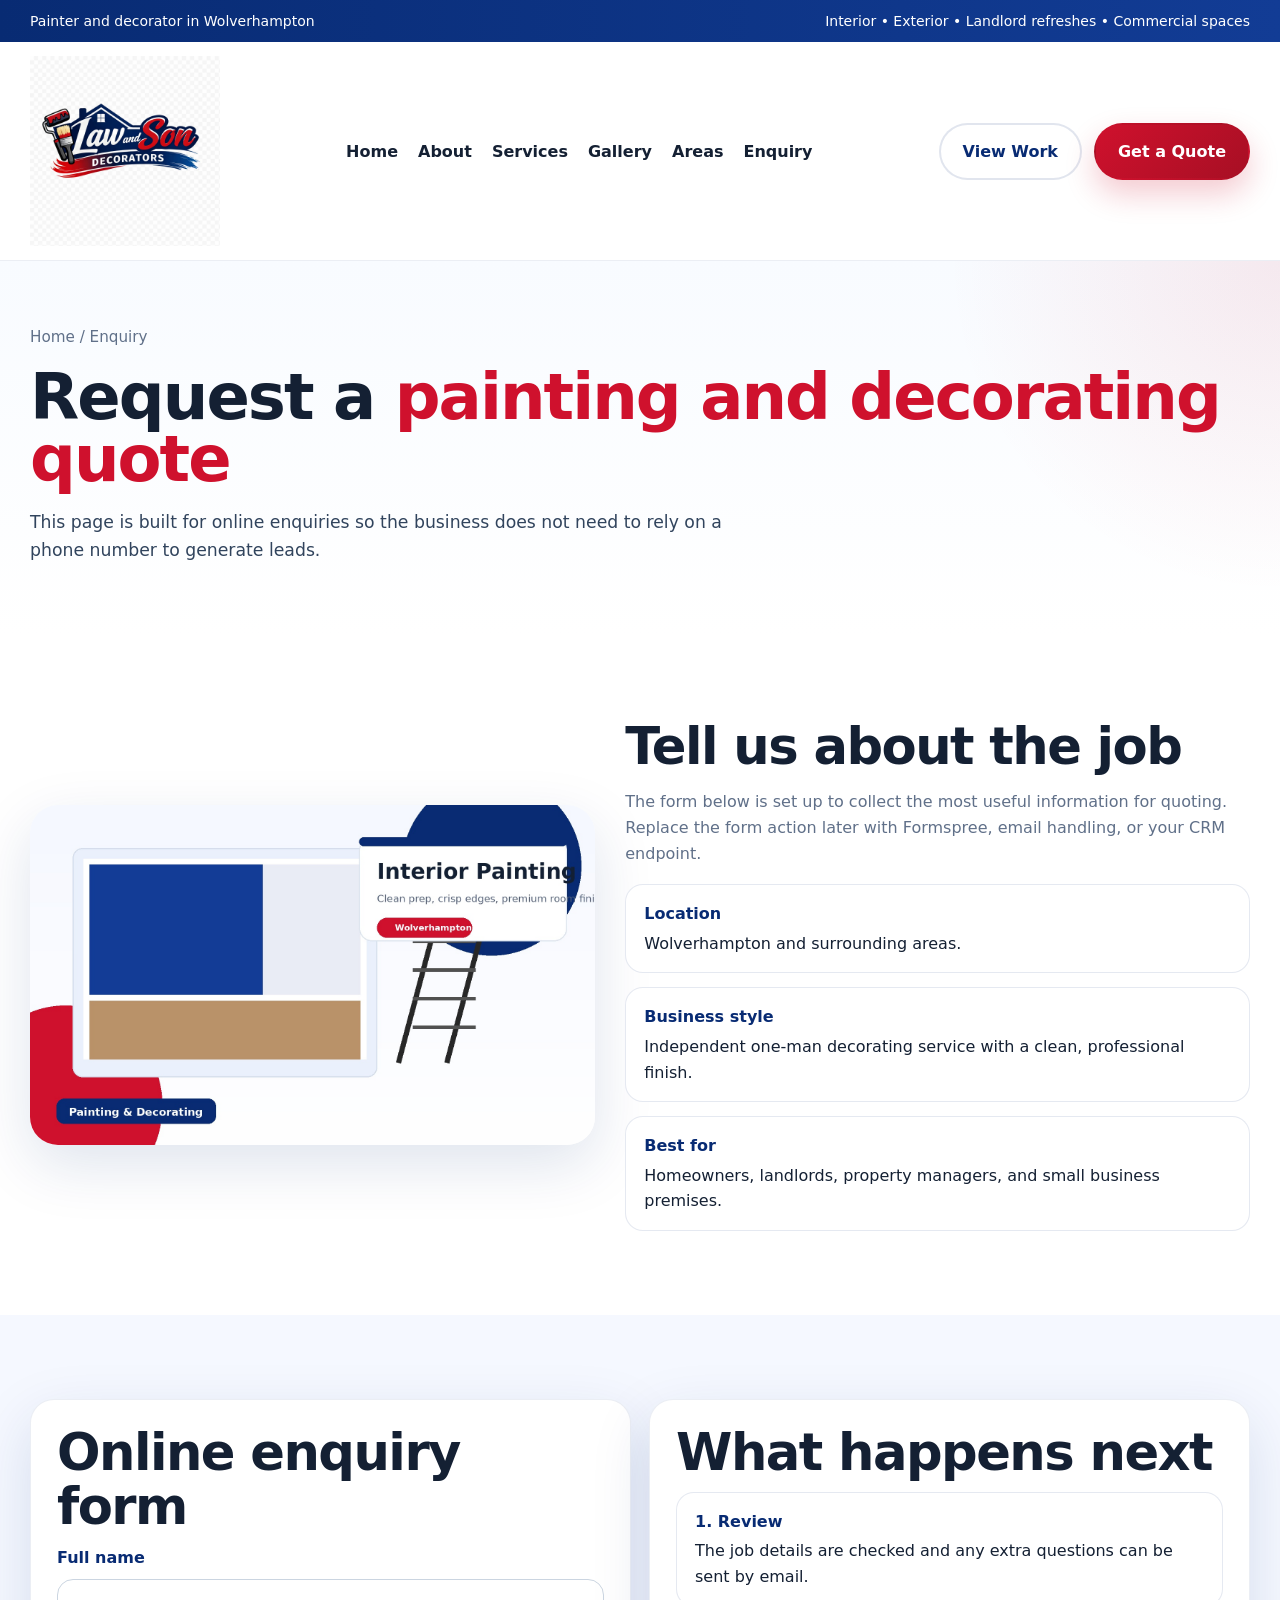
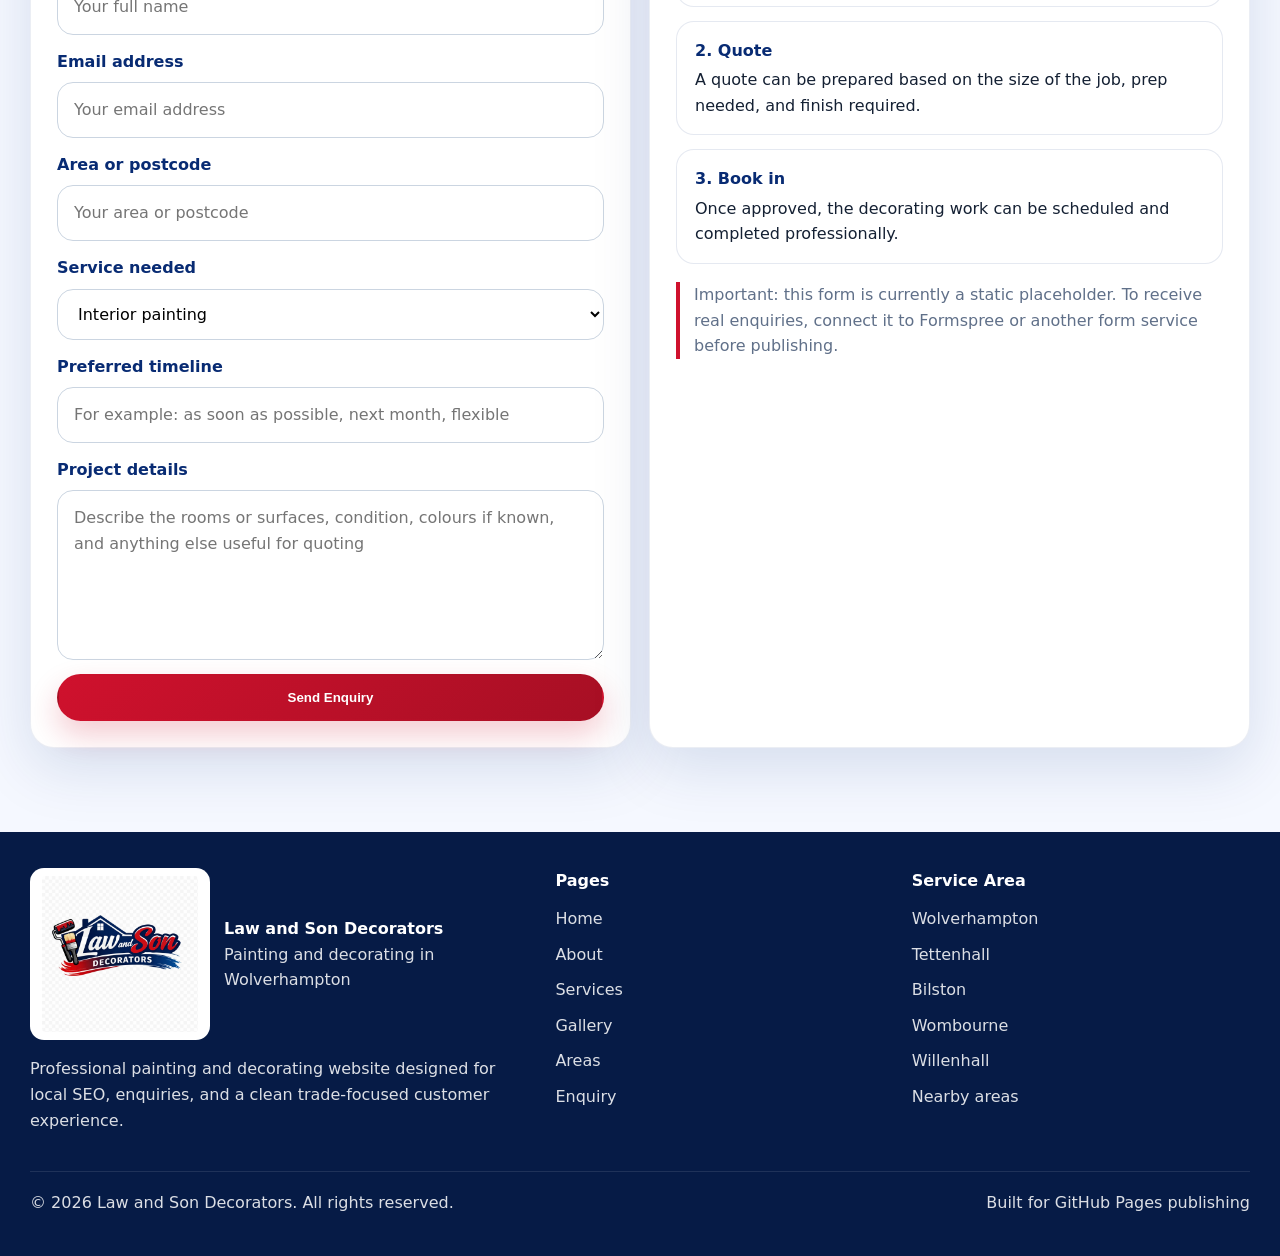
<file: enquiry.html>
<!DOCTYPE html>
<html lang="en-GB">
<head>
  <meta charset="UTF-8" />
<meta name="viewport" content="width=device-width, initial-scale=1.0" />
<link rel="icon" href="assets/images/favicon.png" />
<link rel="stylesheet" href="assets/css/styles.css" />
<script defer src="assets/js/main.js"></script>
  <title>Request a Quote | Law and Son Decorators Wolverhampton</title>
  <meta name="description" content="Request a painting and decorating quote from Law and Son Decorators in Wolverhampton. Enquire about interior, exterior, landlord, and commercial decorating work." />
  <meta name="robots" content="index,follow" />
  <link rel="canonical" href="https://www.lawandsondecorators.co.uk/enquiry.html" />
  
<script type="application/ld+json">
{
  "@context":"https://schema.org",
  "@type":"HousePainter",
  "name":"Law and Son Decorators",
  "image":"https://www.lawandsondecorators.co.uk/assets/images/logo.jpg",
  "url":"https://www.lawandsondecorators.co.uk/",
  "areaServed":[
    {"@type":"City","name":"Wolverhampton"},
    {"@type":"Place","name":"Tettenhall"},
    {"@type":"Place","name":"Bilston"},
    {"@type":"Place","name":"Wombourne"},
    {"@type":"Place","name":"Willenhall"}
  ],
  "address":{
    "@type":"PostalAddress",
    "addressLocality":"Wolverhampton",
    "addressCountry":"GB"
  },
  "description":"Painting and decorating services in Wolverhampton including interior painting, exterior decorating, landlord refreshes and commercial decorating."
}
</script>

</head>
<body>
  
<div class="topbar">
  <div class="container topbar-inner">
    <div>Painter and decorator in Wolverhampton</div>
    <div>Interior • Exterior • Landlord refreshes • Commercial spaces</div>
  </div>
</div>

  
<header>
  <div class="container">
    <nav class="nav">
      <a class="brand" href="index.html" aria-label="Law and Son Decorators home">
        <img src="assets/images/logo.jpg" alt="Law and Son Decorators logo" />
      </a>

      <div class="nav-links">
        <a href="index.html">Home</a>
        <a href="about.html">About</a>
        <a href="services.html">Services</a>
        <a href="gallery.html">Gallery</a>
        <a href="areas.html">Areas</a>
        <a href="enquiry.html">Enquiry</a>
      </div>

      <div class="nav-cta">
        <a class="btn btn-secondary" href="gallery.html">View Work</a>
        <a class="btn btn-primary" href="enquiry.html">Get a Quote</a>
      </div>

      <button class="menu-btn" id="menuToggle" aria-label="Toggle menu">Menu</button>
    </nav>

    <div class="mobile-panel" id="mobilePanel">
      <div class="mobile-links">
        <a href="index.html">Home</a>
        <a href="about.html">About</a>
        <a href="services.html">Services</a>
        <a href="gallery.html">Gallery</a>
        <a href="areas.html">Areas</a>
        <a href="enquiry.html">Enquiry</a>
      </div>
    </div>
  </div>
</header>

  <main>
    <section class="page-banner">
      <div class="container">
        <div class="breadcrumb">Home / Enquiry</div>
        <h1>Request a <span>painting and decorating quote</span></h1>
        <p class="lead">This page is built for online enquiries so the business does not need to rely on a phone number to generate leads.</p>
      </div>
    </section>

    <section class="section">
      <div class="container split">
        <div>
          <img class="image-cover" src="assets/images/interior-painting.jpg" alt="Painting and decorating quote enquiry" />
        </div>
        <div>
          <div class="section-head" style="margin-bottom:18px;">
            <h2>Tell us about the job</h2>
            <p class="muted">
              The form below is set up to collect the most useful information for quoting.
              Replace the form action later with Formspree, email handling, or your CRM endpoint.
            </p>
          </div>
          <div class="checklist">
            <div class="check"><strong>Location</strong> Wolverhampton and surrounding areas.</div>
            <div class="check"><strong>Business style</strong> Independent one-man decorating service with a clean, professional finish.</div>
            <div class="check"><strong>Best for</strong> Homeowners, landlords, property managers, and small business premises.</div>
          </div>
        </div>
      </div>
    </section>

    <section class="section off">
      <div class="container grid-2">
        <div class="contact-card">
          <h2 style="margin-top:0;">Online enquiry form</h2>
          <form class="form" action="#" method="post">
            <div class="field">
              <label for="name">Full name</label>
              <input id="name" name="name" placeholder="Your full name" required />
            </div>
            <div class="field">
              <label for="email">Email address</label>
              <input id="email" name="email" type="email" placeholder="Your email address" required />
            </div>
            <div class="field">
              <label for="area">Area or postcode</label>
              <input id="area" name="area" placeholder="Your area or postcode" required />
            </div>
            <div class="field">
              <label for="service">Service needed</label>
              <select id="service" name="service">
                <option>Interior painting</option>
                <option>Exterior decorating</option>
                <option>Landlord refresh</option>
                <option>Commercial decorating</option>
                <option>Preparation and repairs</option>
                <option>General quote</option>
              </select>
            </div>
            <div class="field">
              <label for="timeline">Preferred timeline</label>
              <input id="timeline" name="timeline" placeholder="For example: as soon as possible, next month, flexible" />
            </div>
            <div class="field">
              <label for="message">Project details</label>
              <textarea id="message" name="message" placeholder="Describe the rooms or surfaces, condition, colours if known, and anything else useful for quoting" required></textarea>
            </div>
            <button class="btn btn-primary" type="submit">Send Enquiry</button>
          </form>
        </div>

        <div class="contact-card">
          <h2 style="margin-top:0;">What happens next</h2>
          <div class="process-grid">
            <div class="check">
              <strong>1. Review</strong>
              The job details are checked and any extra questions can be sent by email.
            </div>
            <div class="check">
              <strong>2. Quote</strong>
              A quote can be prepared based on the size of the job, prep needed, and finish required.
            </div>
            <div class="check">
              <strong>3. Book in</strong>
              Once approved, the decorating work can be scheduled and completed professionally.
            </div>
          </div>

          <div class="notice" style="margin-top:18px;">
            <p class="muted" style="margin:0;">
              Important: this form is currently a static placeholder. To receive real enquiries, connect it to Formspree or another form service before publishing.
            </p>
          </div>
        </div>
      </div>
    </section>
  </main>
  
<footer>
  <div class="container">
    <div class="footer-top">
      <div>
        <div class="footer-brand">
          <img src="assets/images/logo.jpg" alt="Law and Son Decorators footer logo" />
          <div>
            <div style="font-weight:800;color:white;">Law and Son Decorators</div>
            <div>Painting and decorating in Wolverhampton</div>
          </div>
        </div>
        <p style="max-width:46ch;margin-top:16px;">
          Professional painting and decorating website designed for local SEO, enquiries, and a clean trade-focused customer experience.
        </p>
      </div>

      <div>
        <div style="font-weight:800;color:white;margin-bottom:12px;">Pages</div>
        <div class="footer-list">
          <a href="index.html">Home</a>
          <a href="about.html">About</a>
          <a href="services.html">Services</a>
          <a href="gallery.html">Gallery</a>
          <a href="areas.html">Areas</a>
          <a href="enquiry.html">Enquiry</a>
        </div>
      </div>

      <div>
        <div style="font-weight:800;color:white;margin-bottom:12px;">Service Area</div>
        <div class="footer-list">
          <span>Wolverhampton</span>
          <span>Tettenhall</span>
          <span>Bilston</span>
          <span>Wombourne</span>
          <span>Willenhall</span>
          <span>Nearby areas</span>
        </div>
      </div>
    </div>

    <div class="copy-row">
      <div>© 2026 Law and Son Decorators. All rights reserved.</div>
      <div>Built for GitHub Pages publishing</div>
    </div>
  </div>
</footer>

</body>
</html>
</file>
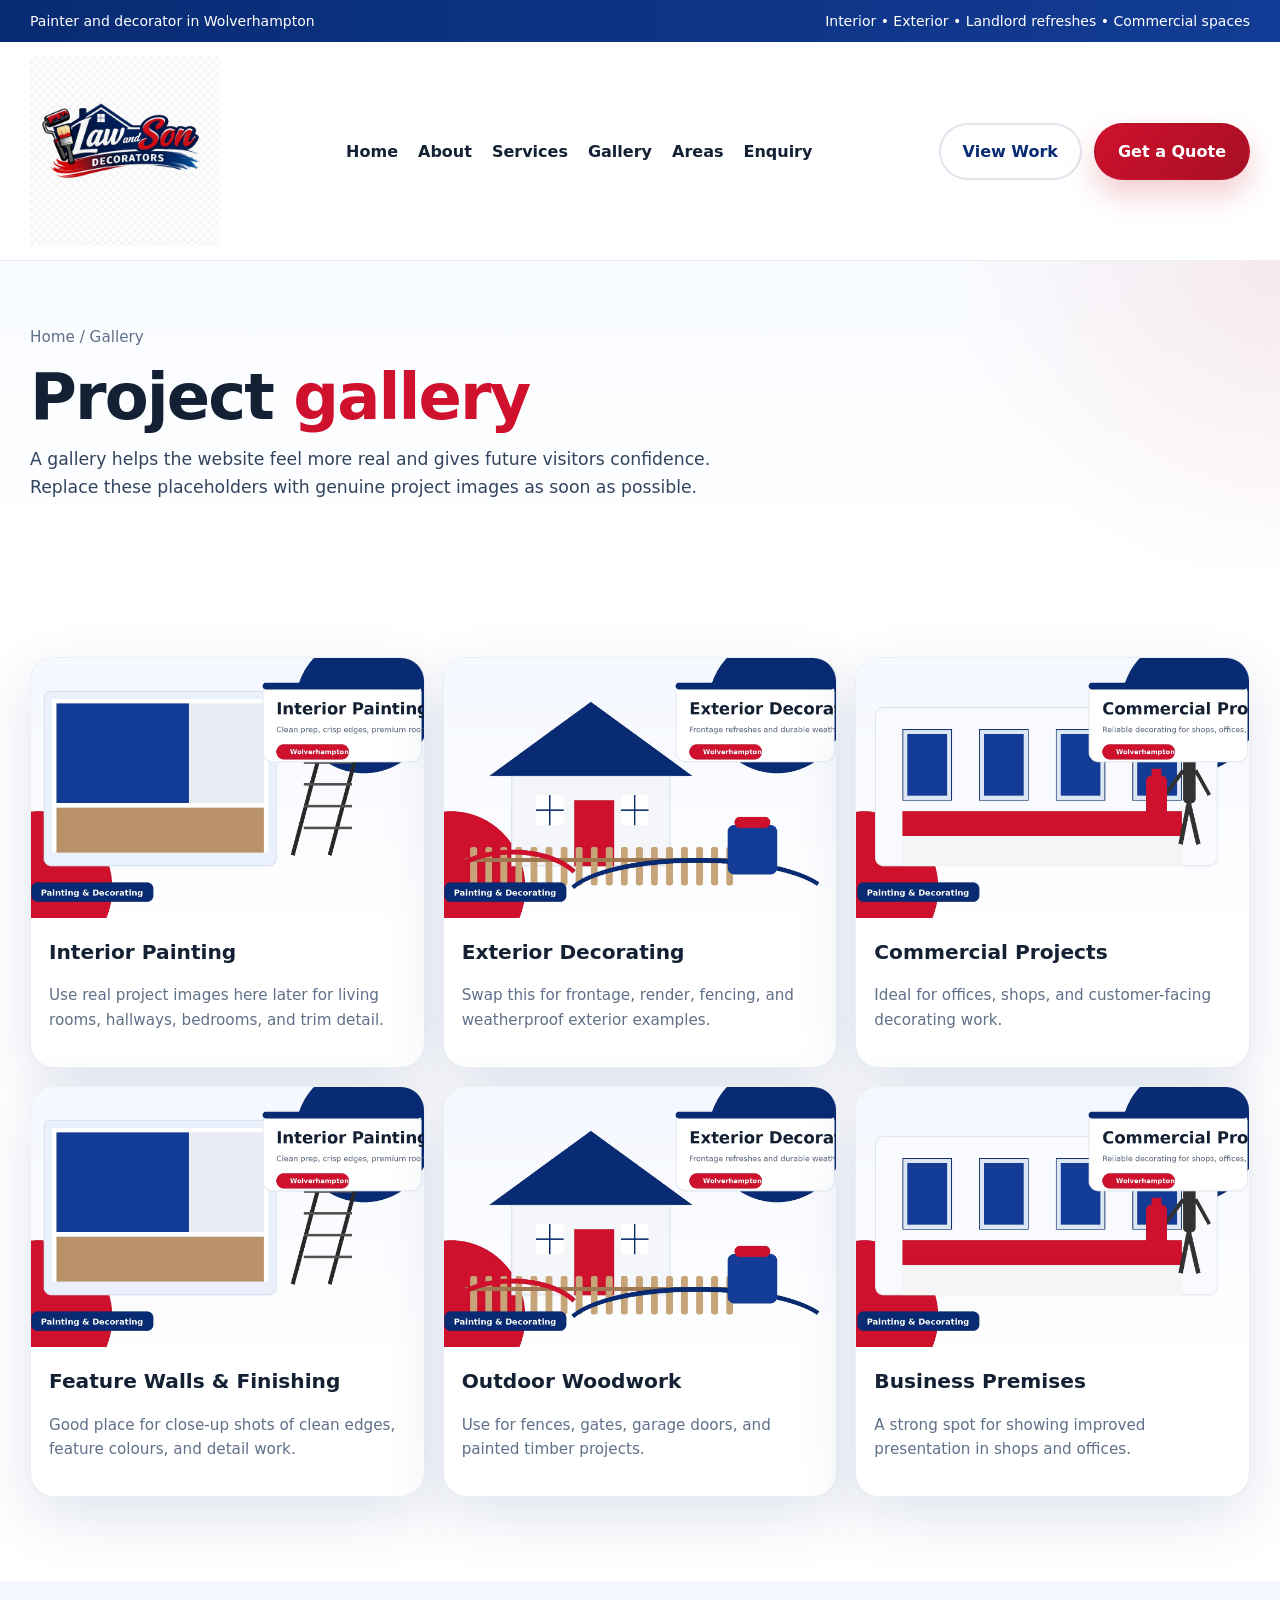
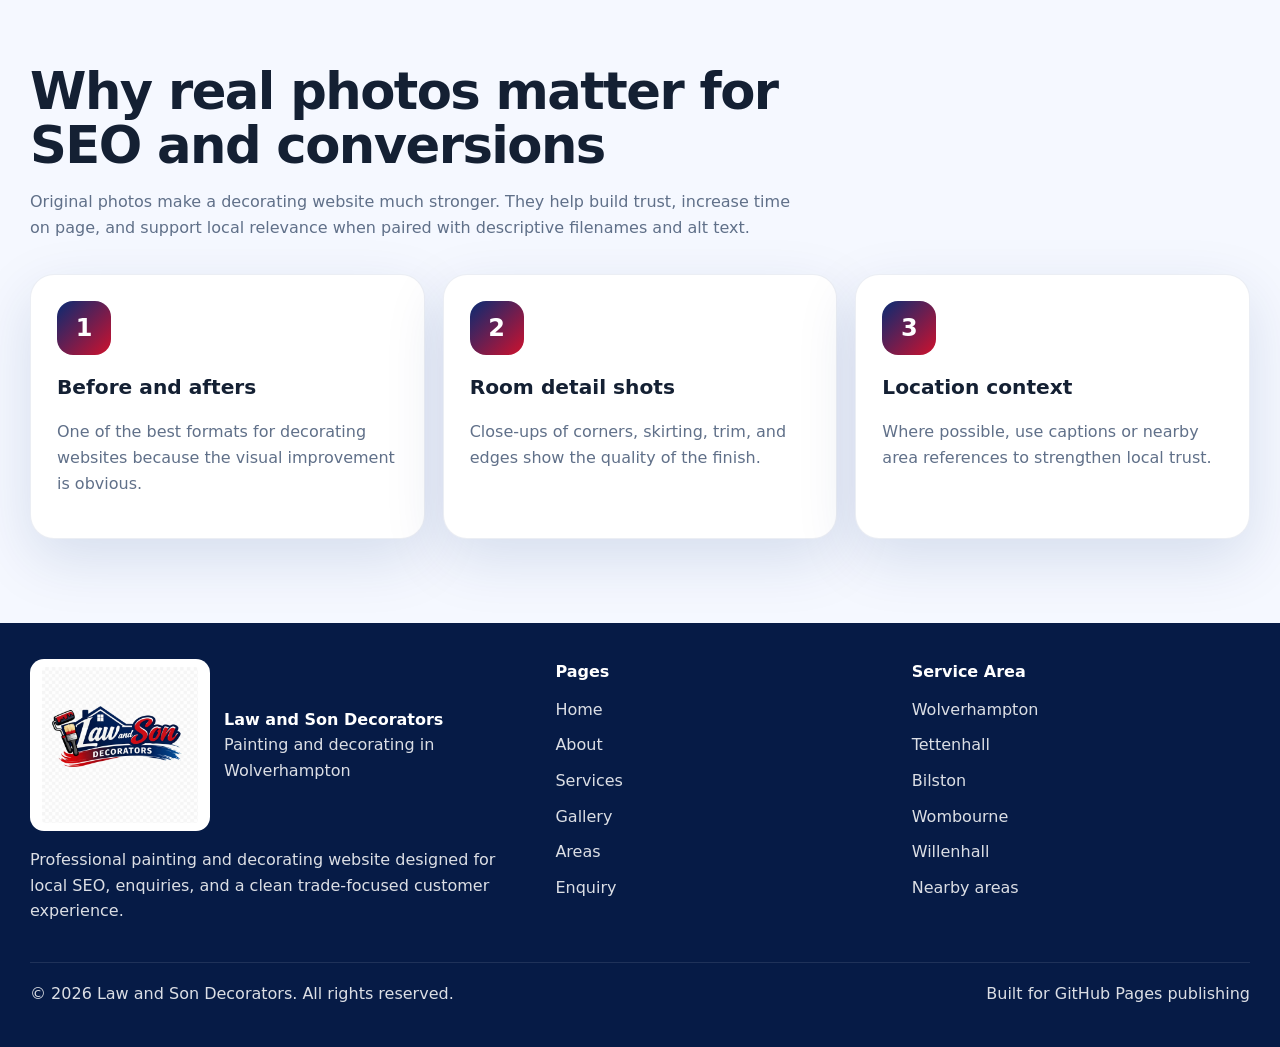
<file: gallery.html>
<!DOCTYPE html>
<html lang="en-GB">
<head>
  <meta charset="UTF-8" />
<meta name="viewport" content="width=device-width, initial-scale=1.0" />
<link rel="icon" href="assets/images/favicon.png" />
<link rel="stylesheet" href="assets/css/styles.css" />
<script defer src="assets/js/main.js"></script>
  <title>Painting and Decorating Gallery | Law and Son Decorators Wolverhampton</title>
  <meta name="description" content="Browse the Law and Son Decorators gallery page for examples of interior painting, exterior decorating and commercial project visuals for Wolverhampton." />
  <meta name="robots" content="index,follow" />
  <link rel="canonical" href="https://www.lawandsondecorators.co.uk/gallery.html" />
  
<script type="application/ld+json">
{
  "@context":"https://schema.org",
  "@type":"HousePainter",
  "name":"Law and Son Decorators",
  "image":"https://www.lawandsondecorators.co.uk/assets/images/logo.jpg",
  "url":"https://www.lawandsondecorators.co.uk/",
  "areaServed":[
    {"@type":"City","name":"Wolverhampton"},
    {"@type":"Place","name":"Tettenhall"},
    {"@type":"Place","name":"Bilston"},
    {"@type":"Place","name":"Wombourne"},
    {"@type":"Place","name":"Willenhall"}
  ],
  "address":{
    "@type":"PostalAddress",
    "addressLocality":"Wolverhampton",
    "addressCountry":"GB"
  },
  "description":"Painting and decorating services in Wolverhampton including interior painting, exterior decorating, landlord refreshes and commercial decorating."
}
</script>

</head>
<body>
  
<div class="topbar">
  <div class="container topbar-inner">
    <div>Painter and decorator in Wolverhampton</div>
    <div>Interior • Exterior • Landlord refreshes • Commercial spaces</div>
  </div>
</div>

  
<header>
  <div class="container">
    <nav class="nav">
      <a class="brand" href="index.html" aria-label="Law and Son Decorators home">
        <img src="assets/images/logo.jpg" alt="Law and Son Decorators logo" />
      </a>

      <div class="nav-links">
        <a href="index.html">Home</a>
        <a href="about.html">About</a>
        <a href="services.html">Services</a>
        <a href="gallery.html">Gallery</a>
        <a href="areas.html">Areas</a>
        <a href="enquiry.html">Enquiry</a>
      </div>

      <div class="nav-cta">
        <a class="btn btn-secondary" href="gallery.html">View Work</a>
        <a class="btn btn-primary" href="enquiry.html">Get a Quote</a>
      </div>

      <button class="menu-btn" id="menuToggle" aria-label="Toggle menu">Menu</button>
    </nav>

    <div class="mobile-panel" id="mobilePanel">
      <div class="mobile-links">
        <a href="index.html">Home</a>
        <a href="about.html">About</a>
        <a href="services.html">Services</a>
        <a href="gallery.html">Gallery</a>
        <a href="areas.html">Areas</a>
        <a href="enquiry.html">Enquiry</a>
      </div>
    </div>
  </div>
</header>

  <main>
    <section class="page-banner">
      <div class="container">
        <div class="breadcrumb">Home / Gallery</div>
        <h1>Project <span>gallery</span></h1>
        <p class="lead">A gallery helps the website feel more real and gives future visitors confidence. Replace these placeholders with genuine project images as soon as possible.</p>
      </div>
    </section>

    <section class="section">
      <div class="container">
        <div class="gallery-grid">
          <article class="photo-card">
            <img src="assets/images/interior-painting.jpg" alt="Interior painting gallery image" />
            <div class="copy">
              <h3>Interior Painting</h3>
              <p class="small">Use real project images here later for living rooms, hallways, bedrooms, and trim detail.</p>
            </div>
          </article>
          <article class="photo-card">
            <img src="assets/images/exterior-decorating.jpg" alt="Exterior decorating gallery image" />
            <div class="copy">
              <h3>Exterior Decorating</h3>
              <p class="small">Swap this for frontage, render, fencing, and weatherproof exterior examples.</p>
            </div>
          </article>
          <article class="photo-card">
            <img src="assets/images/commercial-decorating.jpg" alt="Commercial decorating gallery image" />
            <div class="copy">
              <h3>Commercial Projects</h3>
              <p class="small">Ideal for offices, shops, and customer-facing decorating work.</p>
            </div>
          </article>
          <article class="photo-card">
            <img src="assets/images/interior-painting.jpg" alt="Painting and decorating visual in Wolverhampton" />
            <div class="copy">
              <h3>Feature Walls & Finishing</h3>
              <p class="small">Good place for close-up shots of clean edges, feature colours, and detail work.</p>
            </div>
          </article>
          <article class="photo-card">
            <img src="assets/images/exterior-decorating.jpg" alt="Exterior painting and fence decorating visual" />
            <div class="copy">
              <h3>Outdoor Woodwork</h3>
              <p class="small">Use for fences, gates, garage doors, and painted timber projects.</p>
            </div>
          </article>
          <article class="photo-card">
            <img src="assets/images/commercial-decorating.jpg" alt="Commercial painting and decorating service visual in Wolverhampton" />
            <div class="copy">
              <h3>Business Premises</h3>
              <p class="small">A strong spot for showing improved presentation in shops and offices.</p>
            </div>
          </article>
        </div>
      </div>
    </section>

    <section class="section off">
      <div class="container">
        <div class="section-head">
          <h2>Why real photos matter for SEO and conversions</h2>
          <p class="muted">Original photos make a decorating website much stronger. They help build trust, increase time on page, and support local relevance when paired with descriptive filenames and alt text.</p>
        </div>
        <div class="grid-3">
          <article class="card">
            <div class="icon">1</div>
            <h3>Before and afters</h3>
            <p class="muted">One of the best formats for decorating websites because the visual improvement is obvious.</p>
          </article>
          <article class="card">
            <div class="icon">2</div>
            <h3>Room detail shots</h3>
            <p class="muted">Close-ups of corners, skirting, trim, and edges show the quality of the finish.</p>
          </article>
          <article class="card">
            <div class="icon">3</div>
            <h3>Location context</h3>
            <p class="muted">Where possible, use captions or nearby area references to strengthen local trust.</p>
          </article>
        </div>
      </div>
    </section>
  </main>
  
<footer>
  <div class="container">
    <div class="footer-top">
      <div>
        <div class="footer-brand">
          <img src="assets/images/logo.jpg" alt="Law and Son Decorators footer logo" />
          <div>
            <div style="font-weight:800;color:white;">Law and Son Decorators</div>
            <div>Painting and decorating in Wolverhampton</div>
          </div>
        </div>
        <p style="max-width:46ch;margin-top:16px;">
          Professional painting and decorating website designed for local SEO, enquiries, and a clean trade-focused customer experience.
        </p>
      </div>

      <div>
        <div style="font-weight:800;color:white;margin-bottom:12px;">Pages</div>
        <div class="footer-list">
          <a href="index.html">Home</a>
          <a href="about.html">About</a>
          <a href="services.html">Services</a>
          <a href="gallery.html">Gallery</a>
          <a href="areas.html">Areas</a>
          <a href="enquiry.html">Enquiry</a>
        </div>
      </div>

      <div>
        <div style="font-weight:800;color:white;margin-bottom:12px;">Service Area</div>
        <div class="footer-list">
          <span>Wolverhampton</span>
          <span>Tettenhall</span>
          <span>Bilston</span>
          <span>Wombourne</span>
          <span>Willenhall</span>
          <span>Nearby areas</span>
        </div>
      </div>
    </div>

    <div class="copy-row">
      <div>© 2026 Law and Son Decorators. All rights reserved.</div>
      <div>Built for GitHub Pages publishing</div>
    </div>
  </div>
</footer>

</body>
</html>
</file>
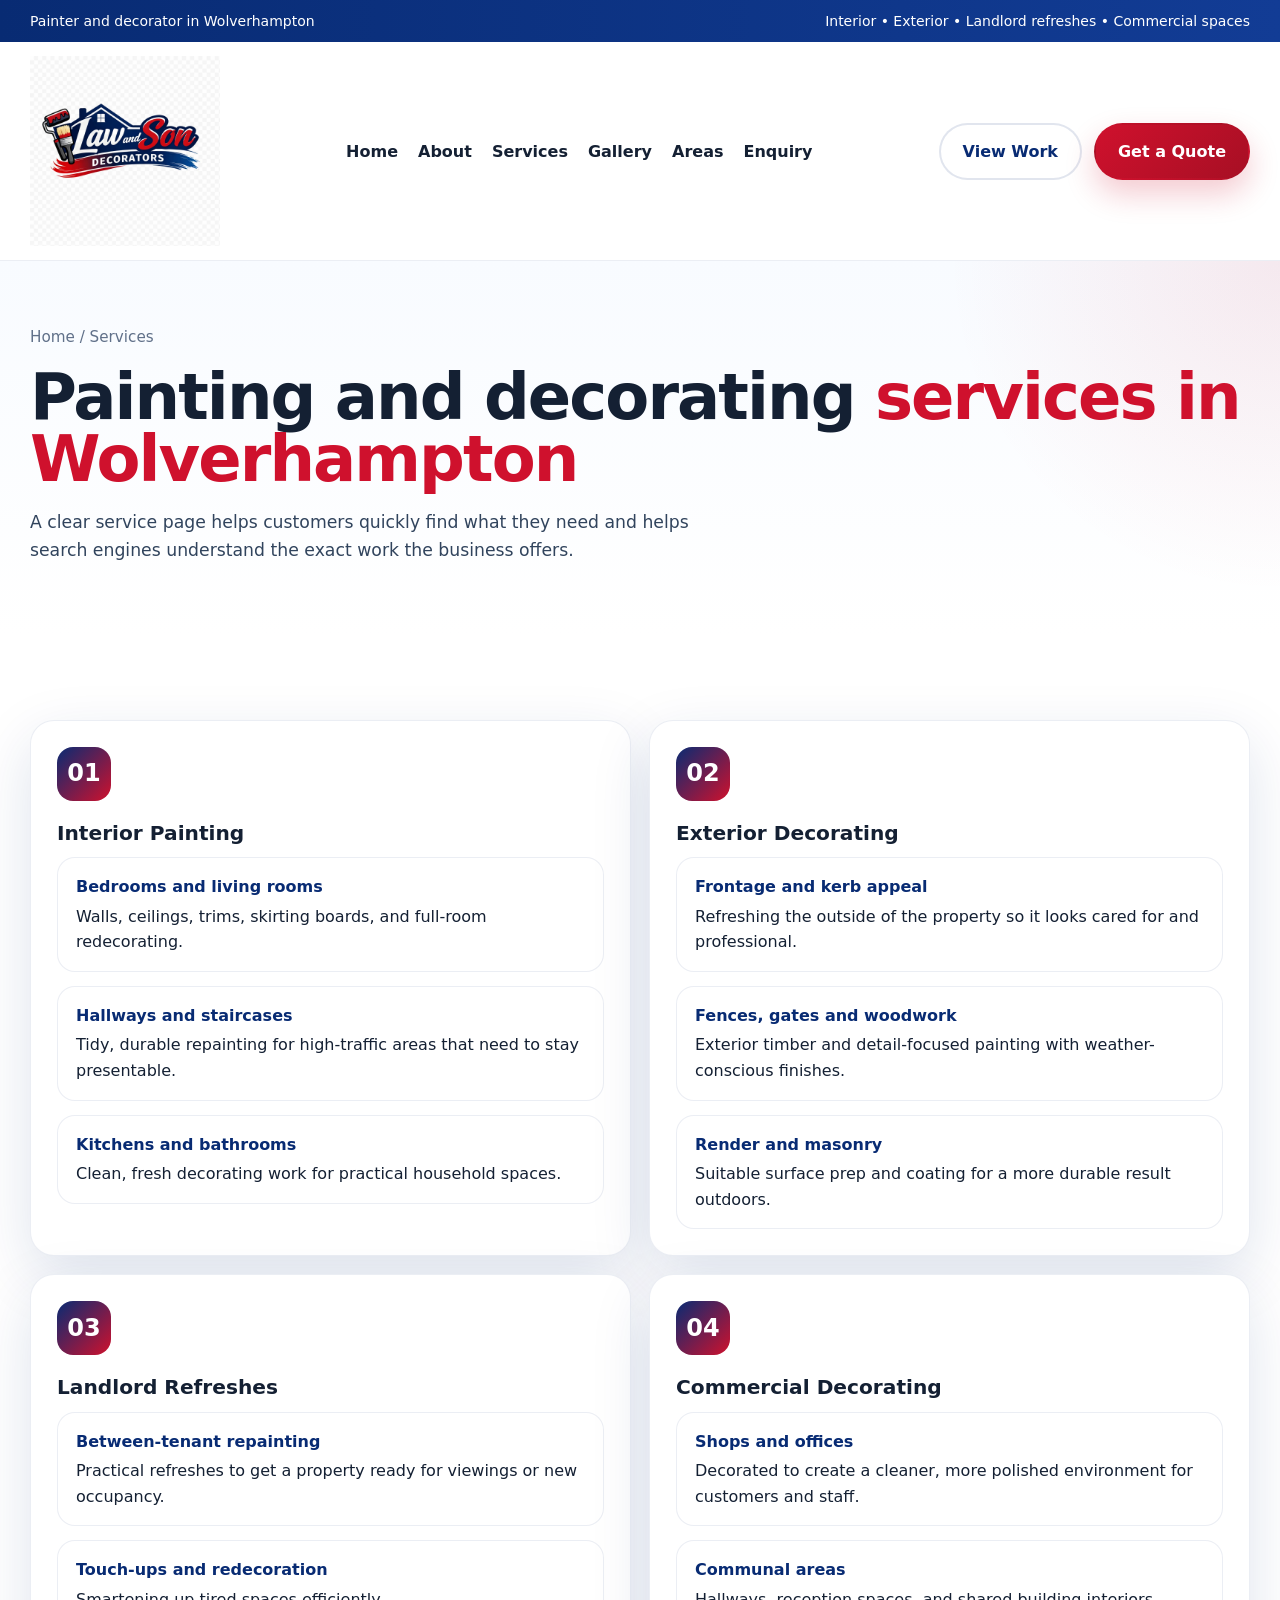
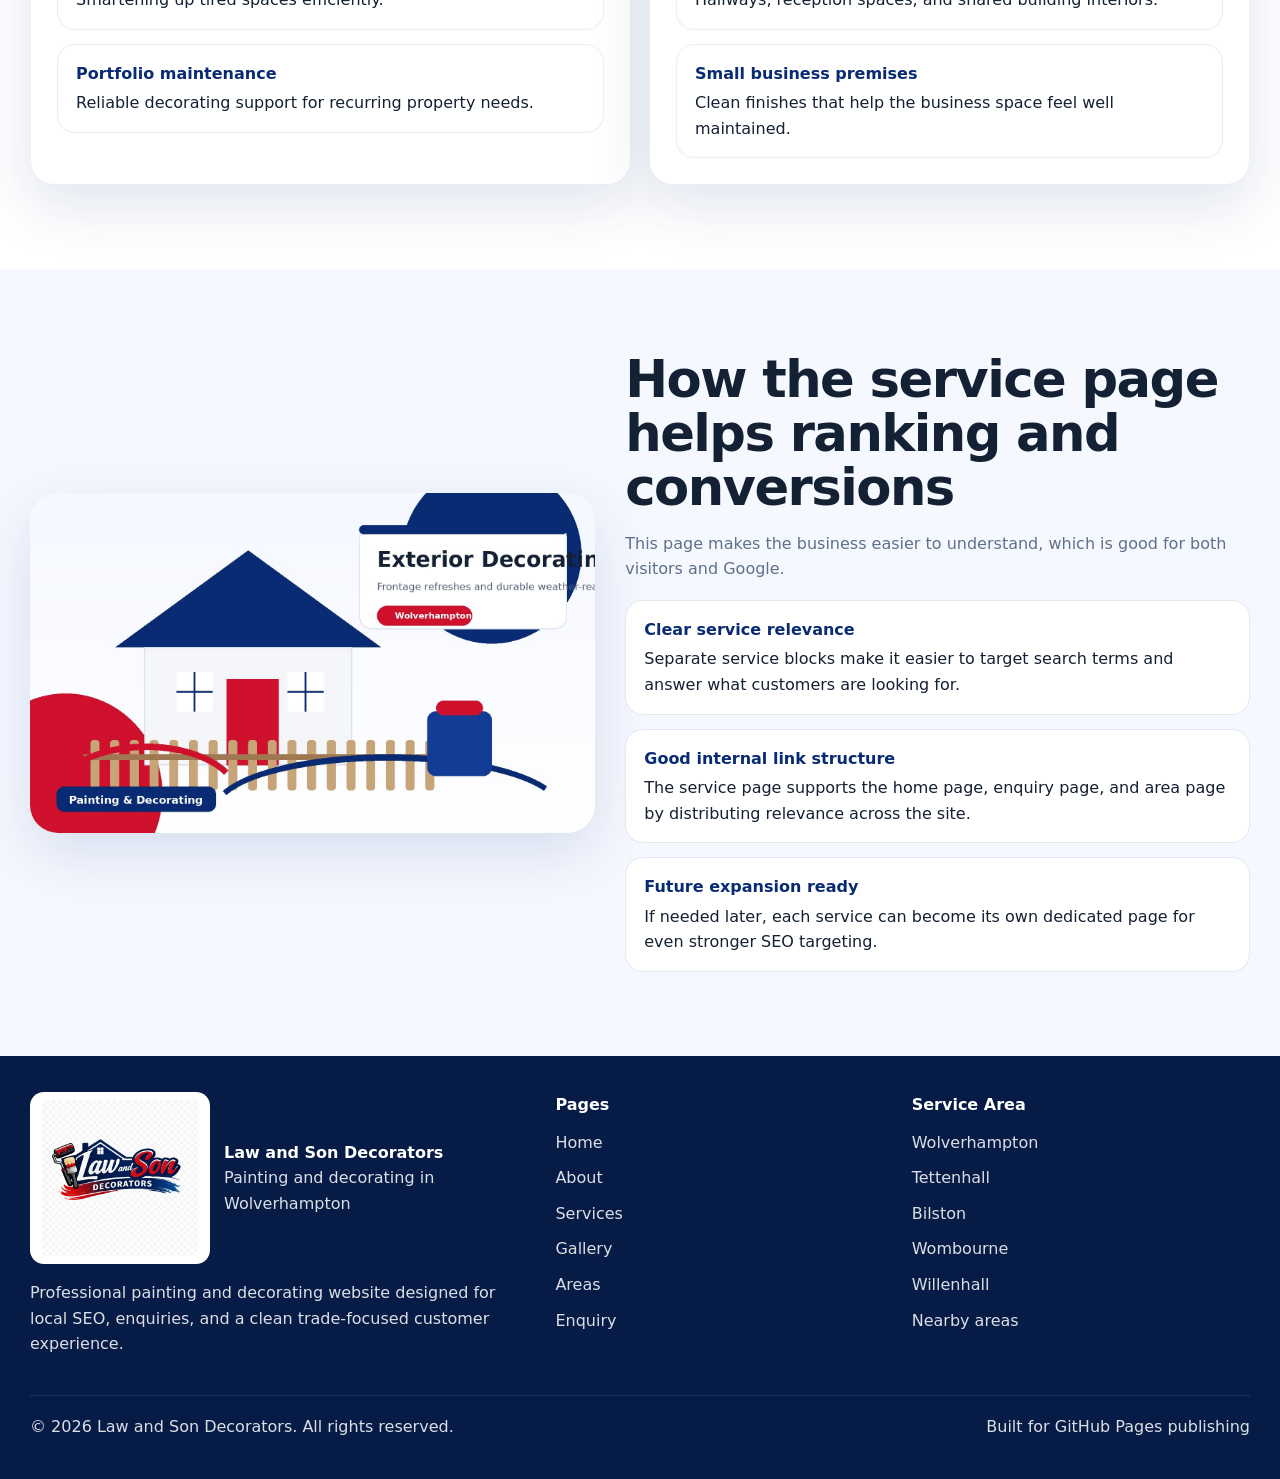
<file: services.html>
<!DOCTYPE html>
<html lang="en-GB">
<head>
  <meta charset="UTF-8" />
<meta name="viewport" content="width=device-width, initial-scale=1.0" />
<link rel="icon" href="assets/images/favicon.png" />
<link rel="stylesheet" href="assets/css/styles.css" />
<script defer src="assets/js/main.js"></script>
  <title>Painting and Decorating Services Wolverhampton | Law and Son Decorators</title>
  <meta name="description" content="View the painting and decorating services offered by Law and Son Decorators in Wolverhampton, including interior painting, exterior decorating, landlord refreshes and commercial work." />
  <meta name="robots" content="index,follow" />
  <link rel="canonical" href="https://www.lawandsondecorators.co.uk/services.html" />
  
<script type="application/ld+json">
{
  "@context":"https://schema.org",
  "@type":"HousePainter",
  "name":"Law and Son Decorators",
  "image":"https://www.lawandsondecorators.co.uk/assets/images/logo.jpg",
  "url":"https://www.lawandsondecorators.co.uk/",
  "areaServed":[
    {"@type":"City","name":"Wolverhampton"},
    {"@type":"Place","name":"Tettenhall"},
    {"@type":"Place","name":"Bilston"},
    {"@type":"Place","name":"Wombourne"},
    {"@type":"Place","name":"Willenhall"}
  ],
  "address":{
    "@type":"PostalAddress",
    "addressLocality":"Wolverhampton",
    "addressCountry":"GB"
  },
  "description":"Painting and decorating services in Wolverhampton including interior painting, exterior decorating, landlord refreshes and commercial decorating."
}
</script>

</head>
<body>
  
<div class="topbar">
  <div class="container topbar-inner">
    <div>Painter and decorator in Wolverhampton</div>
    <div>Interior • Exterior • Landlord refreshes • Commercial spaces</div>
  </div>
</div>

  
<header>
  <div class="container">
    <nav class="nav">
      <a class="brand" href="index.html" aria-label="Law and Son Decorators home">
        <img src="assets/images/logo.jpg" alt="Law and Son Decorators logo" />
      </a>

      <div class="nav-links">
        <a href="index.html">Home</a>
        <a href="about.html">About</a>
        <a href="services.html">Services</a>
        <a href="gallery.html">Gallery</a>
        <a href="areas.html">Areas</a>
        <a href="enquiry.html">Enquiry</a>
      </div>

      <div class="nav-cta">
        <a class="btn btn-secondary" href="gallery.html">View Work</a>
        <a class="btn btn-primary" href="enquiry.html">Get a Quote</a>
      </div>

      <button class="menu-btn" id="menuToggle" aria-label="Toggle menu">Menu</button>
    </nav>

    <div class="mobile-panel" id="mobilePanel">
      <div class="mobile-links">
        <a href="index.html">Home</a>
        <a href="about.html">About</a>
        <a href="services.html">Services</a>
        <a href="gallery.html">Gallery</a>
        <a href="areas.html">Areas</a>
        <a href="enquiry.html">Enquiry</a>
      </div>
    </div>
  </div>
</header>

  <main>
    <section class="page-banner">
      <div class="container">
        <div class="breadcrumb">Home / Services</div>
        <h1>Painting and decorating <span>services in Wolverhampton</span></h1>
        <p class="lead">A clear service page helps customers quickly find what they need and helps search engines understand the exact work the business offers.</p>
      </div>
    </section>

    <section class="section">
      <div class="container">
        <div class="service-detail-grid">
          <article class="card">
            <div class="icon">01</div>
            <h3>Interior Painting</h3>
            <ul class="service-list">
              <li><strong>Bedrooms and living rooms</strong> Walls, ceilings, trims, skirting boards, and full-room redecorating.</li>
              <li><strong>Hallways and staircases</strong> Tidy, durable repainting for high-traffic areas that need to stay presentable.</li>
              <li><strong>Kitchens and bathrooms</strong> Clean, fresh decorating work for practical household spaces.</li>
            </ul>
          </article>

          <article class="card">
            <div class="icon">02</div>
            <h3>Exterior Decorating</h3>
            <ul class="service-list">
              <li><strong>Frontage and kerb appeal</strong> Refreshing the outside of the property so it looks cared for and professional.</li>
              <li><strong>Fences, gates and woodwork</strong> Exterior timber and detail-focused painting with weather-conscious finishes.</li>
              <li><strong>Render and masonry</strong> Suitable surface prep and coating for a more durable result outdoors.</li>
            </ul>
          </article>

          <article class="card">
            <div class="icon">03</div>
            <h3>Landlord Refreshes</h3>
            <ul class="service-list">
              <li><strong>Between-tenant repainting</strong> Practical refreshes to get a property ready for viewings or new occupancy.</li>
              <li><strong>Touch-ups and redecoration</strong> Smartening up tired spaces efficiently.</li>
              <li><strong>Portfolio maintenance</strong> Reliable decorating support for recurring property needs.</li>
            </ul>
          </article>

          <article class="card">
            <div class="icon">04</div>
            <h3>Commercial Decorating</h3>
            <ul class="service-list">
              <li><strong>Shops and offices</strong> Decorated to create a cleaner, more polished environment for customers and staff.</li>
              <li><strong>Communal areas</strong> Hallways, reception spaces, and shared building interiors.</li>
              <li><strong>Small business premises</strong> Clean finishes that help the business space feel well maintained.</li>
            </ul>
          </article>
        </div>
      </div>
    </section>

    <section class="section off">
      <div class="container split">
        <div>
          <img class="image-cover" src="assets/images/exterior-decorating.jpg" alt="Exterior painting and decorating service visual" />
        </div>
        <div>
          <div class="section-head" style="margin-bottom:18px;">
            <h2>How the service page helps ranking and conversions</h2>
            <p class="muted">This page makes the business easier to understand, which is good for both visitors and Google.</p>
          </div>
          <div class="checklist">
            <div class="check">
              <strong>Clear service relevance</strong>
              Separate service blocks make it easier to target search terms and answer what customers are looking for.
            </div>
            <div class="check">
              <strong>Good internal link structure</strong>
              The service page supports the home page, enquiry page, and area page by distributing relevance across the site.
            </div>
            <div class="check">
              <strong>Future expansion ready</strong>
              If needed later, each service can become its own dedicated page for even stronger SEO targeting.
            </div>
          </div>
        </div>
      </div>
    </section>
  </main>
  
<footer>
  <div class="container">
    <div class="footer-top">
      <div>
        <div class="footer-brand">
          <img src="assets/images/logo.jpg" alt="Law and Son Decorators footer logo" />
          <div>
            <div style="font-weight:800;color:white;">Law and Son Decorators</div>
            <div>Painting and decorating in Wolverhampton</div>
          </div>
        </div>
        <p style="max-width:46ch;margin-top:16px;">
          Professional painting and decorating website designed for local SEO, enquiries, and a clean trade-focused customer experience.
        </p>
      </div>

      <div>
        <div style="font-weight:800;color:white;margin-bottom:12px;">Pages</div>
        <div class="footer-list">
          <a href="index.html">Home</a>
          <a href="about.html">About</a>
          <a href="services.html">Services</a>
          <a href="gallery.html">Gallery</a>
          <a href="areas.html">Areas</a>
          <a href="enquiry.html">Enquiry</a>
        </div>
      </div>

      <div>
        <div style="font-weight:800;color:white;margin-bottom:12px;">Service Area</div>
        <div class="footer-list">
          <span>Wolverhampton</span>
          <span>Tettenhall</span>
          <span>Bilston</span>
          <span>Wombourne</span>
          <span>Willenhall</span>
          <span>Nearby areas</span>
        </div>
      </div>
    </div>

    <div class="copy-row">
      <div>© 2026 Law and Son Decorators. All rights reserved.</div>
      <div>Built for GitHub Pages publishing</div>
    </div>
  </div>
</footer>

</body>
</html>
</file>
<file: assets/css/styles.css>
:root{
  --navy:#082b73;
  --navy-2:#123c95;
  --red:#cf112d;
  --red-2:#e43a52;
  --red-3:#a70f24;
  --white:#ffffff;
  --off:#f5f8ff;
  --off-2:#eef4ff;
  --ink:#142033;
  --muted:#607089;
  --line:#d8e1ef;
  --shadow:0 20px 60px rgba(8,43,115,.13);
  --radius:24px;
  --radius-sm:18px;
  --max:1220px;
}
*{box-sizing:border-box}
html{scroll-behavior:smooth}
body{
  margin:0;
  font-family:Inter,ui-sans-serif,system-ui,-apple-system,"Segoe UI",Arial,sans-serif;
  color:var(--ink);
  background:#fff;
  line-height:1.6;
}
img{max-width:100%;display:block}
a{text-decoration:none;color:inherit}
.container{width:min(var(--max),calc(100% - 32px));margin:0 auto}
.topbar{
  background:linear-gradient(90deg,var(--navy),var(--navy-2));
  color:#fff;
  font-size:14px;
}
.topbar-inner{
  display:flex;
  justify-content:space-between;
  gap:14px;
  flex-wrap:wrap;
  padding:10px 0;
}
header{
  position:sticky;
  top:0;
  z-index:50;
  background:rgba(255,255,255,.96);
  backdrop-filter:blur(14px);
  border-bottom:1px solid rgba(8,43,115,.08);
}
.nav{
  display:flex;
  align-items:center;
  justify-content:space-between;
  gap:18px;
  padding:14px 0;
}
.brand img{
  width:190px;
  max-width:44vw;
  object-fit:contain;
}
.nav-links{
  display:flex;
  align-items:center;
  gap:20px;
  font-weight:700;
}
.nav-links a:hover,.nav-links a.active{color:var(--navy)}
.nav-cta{
  display:flex;
  align-items:center;
  gap:12px;
}
.menu-btn{
  display:none;
  border:1px solid var(--line);
  background:#fff;
  border-radius:12px;
  padding:10px 12px;
  color:var(--navy);
  font-weight:800;
}
.mobile-panel{display:none;padding:0 0 14px}
.mobile-panel.open{display:block}
.mobile-links{
  display:grid;
  gap:10px;
  padding-top:10px;
  border-top:1px solid rgba(8,43,115,.08);
}
.mobile-links a{
  padding:10px 0;
  font-weight:700;
}
.btn{
  display:inline-flex;
  align-items:center;
  justify-content:center;
  gap:10px;
  border-radius:999px;
  padding:14px 22px;
  border:2px solid transparent;
  font-weight:800;
  transition:.2s ease;
}
.btn:hover{transform:translateY(-1px)}
.btn-primary{
  background:linear-gradient(135deg,var(--red),var(--red-3));
  color:#fff;
  box-shadow:0 14px 30px rgba(207,17,45,.22);
}
.btn-secondary{
  background:#fff;
  color:var(--navy);
  border-color:rgba(8,43,115,.12);
}
.hero{
  position:relative;
  overflow:hidden;
  background:
    radial-gradient(circle at top right, rgba(207,17,45,.08), transparent 28%),
    radial-gradient(circle at left top, rgba(8,43,115,.08), transparent 34%),
    linear-gradient(180deg, #f9fbff 0%, #fff 85%);
}
.hero-grid{
  display:grid;
  grid-template-columns:1.05fr .95fr;
  gap:40px;
  align-items:center;
  padding:58px 0 74px;
}
.eyebrow{
  display:inline-flex;
  align-items:center;
  gap:10px;
  padding:8px 14px;
  border-radius:999px;
  background:rgba(8,43,115,.08);
  color:var(--navy);
  font-weight:800;
  font-size:14px;
}
h1,.h1{
  font-size:clamp(2.4rem,5vw,4.7rem);
  line-height:.98;
  letter-spacing:-.03em;
  margin:16px 0 18px;
}
h2,.h2{
  font-size:clamp(2rem,4vw,3.2rem);
  line-height:1.05;
  letter-spacing:-.03em;
  margin:0 0 12px;
}
h3{
  margin:0 0 8px;
  font-size:1.26rem;
}
.lead{
  font-size:1.08rem;
  color:#31445d;
  max-width:63ch;
}
.hero h1 span,.page-banner h1 span{color:var(--red)}
.hero-actions{
  display:flex;
  gap:14px;
  flex-wrap:wrap;
  margin:28px 0;
}
.hero-points,.stats-grid,.grid-2,.grid-3,.gallery-grid,.service-detail-grid,.areas-grid,.testimonial-grid,.footer-top{
  display:grid;
  gap:18px;
}
.hero-points{grid-template-columns:repeat(3,minmax(0,1fr)); margin-top:18px}
.grid-2{grid-template-columns:repeat(2,minmax(0,1fr))}
.grid-3,.areas-grid,.testimonial-grid{grid-template-columns:repeat(3,minmax(0,1fr))}
.stats-grid{grid-template-columns:repeat(4,minmax(0,1fr))}
.gallery-grid{grid-template-columns:repeat(3,minmax(0,1fr))}
.service-detail-grid{grid-template-columns:repeat(2,minmax(0,1fr))}
.card,.stat-card,.info-card,.photo-card,.contact-card,.feature-card{
  background:#fff;
  border:1px solid rgba(8,43,115,.08);
  border-radius:var(--radius);
  padding:26px;
  box-shadow:var(--shadow);
}
.point{
  background:#fff;
  border:1px solid rgba(8,43,115,.08);
  border-radius:18px;
  padding:16px;
  box-shadow:var(--shadow);
}
.point strong,.check strong,.service-list li strong,.contact-list strong{display:block;color:var(--navy);margin-bottom:4px}
.hero-card{
  background:linear-gradient(180deg,#fff 0%,#f8fbff 100%);
  border:1px solid rgba(8,43,115,.10);
  border-radius:28px;
  padding:24px;
  box-shadow:var(--shadow);
}
.hero-logo{
  width:100%;
  background:#fff;
  border-radius:20px;
  padding:18px;
  border:1px solid rgba(8,43,115,.08);
}
.quote-stack{display:grid;gap:12px;margin-top:18px}
.section{padding:84px 0}
.section.off{background:var(--off)}
.section-head{
  max-width:780px;
  margin-bottom:34px;
}
.section-head.center{text-align:center;margin-left:auto;margin-right:auto}
.muted{color:var(--muted)}
.icon{
  width:54px;
  height:54px;
  border-radius:16px;
  display:grid;
  place-items:center;
  margin-bottom:16px;
  color:#fff;
  font-weight:900;
  font-size:24px;
  background:linear-gradient(135deg,var(--navy),var(--red));
}
.split{
  display:grid;
  grid-template-columns:.95fr 1.05fr;
  gap:30px;
  align-items:center;
}
.panel{
  background:linear-gradient(145deg,var(--navy),#153a8d);
  color:#fff;
  border-radius:30px;
  padding:34px;
  min-height:420px;
  box-shadow:var(--shadow);
  display:flex;
  flex-direction:column;
  justify-content:space-between;
}
.panel .eyebrow{background:rgba(255,255,255,.12); color:#fff}
.panel p{color:rgba(255,255,255,.88)}
.badges{display:grid;gap:12px}
.badge{
  display:inline-flex;
  width:fit-content;
  align-items:center;
  gap:10px;
  padding:10px 14px;
  border-radius:999px;
  background:rgba(255,255,255,.11);
  font-weight:700;
}
.checklist,.seo-list,.contact-list,.service-list,.process-grid{
  display:grid;
  gap:14px;
}
.check,.seo-item,.contact-item,.area-card{
  border:1px solid rgba(8,43,115,.10);
  border-radius:18px;
  padding:16px 18px;
  background:#fff;
}
.stats{
  background:linear-gradient(90deg,var(--navy),#123c95);
  color:#fff;
}
.stat-card{background:transparent;border-color:rgba(255,255,255,.12);box-shadow:none}
.stat-card strong{
  display:block;
  font-size:clamp(2rem,4vw,3rem);
  line-height:1;
  margin-bottom:6px;
}
.stat-card span{color:rgba(255,255,255,.84)}
.photo-card{
  padding:0;
  overflow:hidden;
}
.photo-card img{
  width:100%;
  height:260px;
  object-fit:cover;
}
.photo-card .copy{padding:18px 18px 20px}
.service-list{
  list-style:none;
  padding:0;
  margin:0;
}
.service-list li{
  border:1px solid rgba(8,43,115,.08);
  border-radius:18px;
  padding:16px 18px;
  background:#fff;
}
.page-banner{
  background:
    radial-gradient(circle at top right, rgba(207,17,45,.08), transparent 25%),
    linear-gradient(180deg,#f8fbff 0%,#fff 100%);
  padding:64px 0 54px;
}
.breadcrumb{
  font-size:.95rem;
  color:var(--muted);
}
.image-cover{
  width:100%;
  height:100%;
  min-height:340px;
  object-fit:cover;
  border-radius:28px;
  box-shadow:var(--shadow);
}
.form{
  display:grid;
  gap:14px;
}
.field{
  display:grid;
  gap:8px;
}
label{font-weight:700;color:var(--navy)}
input,textarea,select{
  width:100%;
  border:1px solid #cbd5e1;
  border-radius:16px;
  padding:14px 16px;
  font:inherit;
  outline:none;
  background:#fff;
}
input:focus,textarea:focus,select:focus{
  border-color:var(--navy);
  box-shadow:0 0 0 4px rgba(8,43,115,.08);
}
textarea{resize:vertical; min-height:170px}
footer{
  background:#061b46;
  color:rgba(255,255,255,.86);
  padding:36px 0 40px;
}
.footer-top{
  grid-template-columns:1.2fr .8fr .8fr;
  align-items:start;
  margin-bottom:22px;
}
.footer-brand{
  display:flex;
  align-items:center;
  gap:14px;
}
.footer-brand img{
  width:180px;
  background:#fff;
  padding:8px 12px;
  border-radius:14px;
}
.footer-list{
  display:grid;
  gap:10px;
}
.footer-list a:hover{color:#fff}
.copy-row{
  border-top:1px solid rgba(255,255,255,.10);
  padding-top:18px;
  display:flex;
  justify-content:space-between;
  gap:12px;
  flex-wrap:wrap;
}
.small{font-size:.95rem;color:var(--muted)}
.cta-box{
  background:linear-gradient(135deg,var(--navy),#123c95 55%,var(--red) 140%);
  color:#fff;
  border-radius:34px;
  padding:38px;
  box-shadow:var(--shadow);
  display:grid;
  grid-template-columns:1.2fr .8fr;
  gap:24px;
  align-items:center;
}
.cta-box p{color:rgba(255,255,255,.9)}
.table-like{
  display:grid;
  gap:12px;
}
.table-row{
  display:grid;
  grid-template-columns:1fr 1fr;
  gap:14px;
}
.notice{
  border-left:4px solid var(--red);
  padding-left:14px;
}
@media (max-width:1024px){
  .hero-grid,.split,.cta-box,.footer-top,.table-row{grid-template-columns:1fr}
  .grid-3,.gallery-grid,.service-detail-grid,.areas-grid,.testimonial-grid,.stats-grid{grid-template-columns:repeat(2,minmax(0,1fr))}
  .hero-points{grid-template-columns:1fr}
}
@media (max-width:780px){
  .nav-links,.nav-cta{display:none}
  .menu-btn{display:inline-flex}
  .section{padding:66px 0}
  .grid-2,.grid-3,.gallery-grid,.service-detail-grid,.areas-grid,.testimonial-grid,.stats-grid{grid-template-columns:1fr}
  .topbar-inner{justify-content:center;text-align:center}
  h1,.h1,h2,.h2{font-size:clamp(2rem,12vw,3.6rem)}
}
</file>
